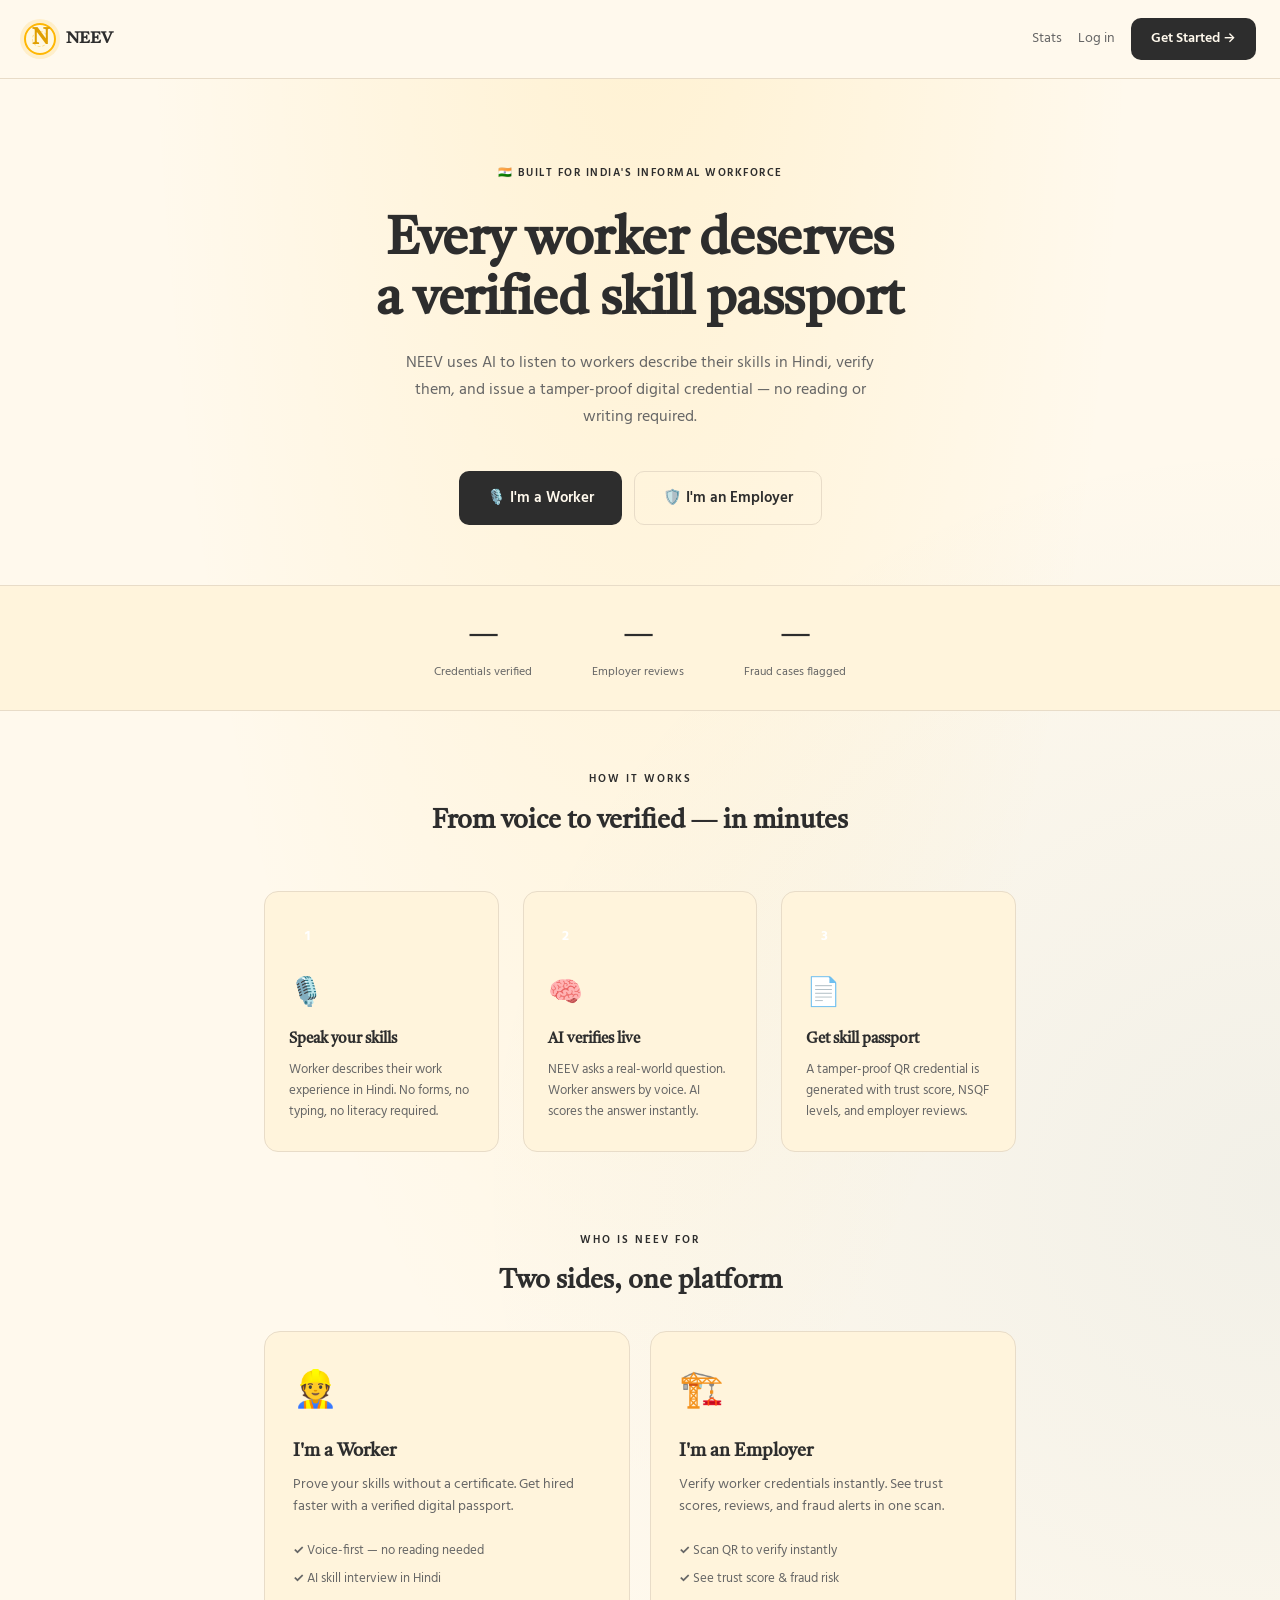
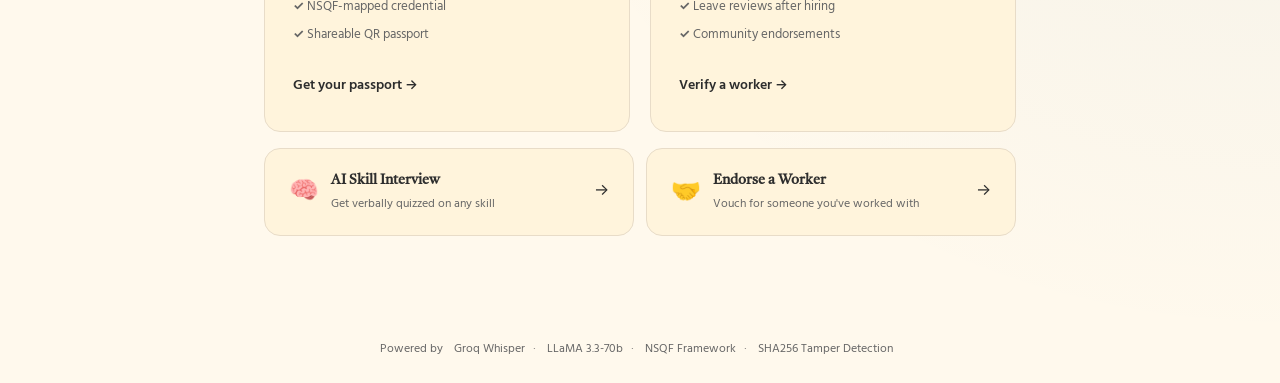
<file: Frontend/index.html>
<!DOCTYPE html>
<html lang="en">
<head>
<meta charset="UTF-8" />
<meta name="viewport" content="width=device-width, initial-scale=1.0"/>
<title>NEEV — Skill Passport for Every Worker</title>
<link rel="stylesheet" href="css/style.css">
<style>
  .hero {
    text-align: center;
    padding: 80px 24px 60px;
  }
  .hero-badge {
    display: inline-block;
    background: color-mix(in srgb, var(--brass) 15%, transparent);
    color: var(--brass);
    font-size: 11px;
    font-weight: 600;
    letter-spacing: 1.5px;
    text-transform: uppercase;
    padding: 6px 14px;
    border-radius: 20px;
    margin-bottom: 24px;
  }
  .hero-title {
    font-family: var(--display);
    font-size: clamp(32px, 6vw, 52px);
    font-weight: 700;
    line-height: 1.15;
    color: var(--ink);
    margin-bottom: 18px;
    letter-spacing: -0.5px;
  }
  .hero-title span { color: var(--brass); }
  .hero-sub {
    font-size: 16px;
    color: var(--ink-dim);
    max-width: 480px;
    margin: 0 auto 40px;
    line-height: 1.7;
  }
  .hero-btns {
    display: flex;
    gap: 12px;
    justify-content: center;
    flex-wrap: wrap;
  }
  .btn-hero-primary {
    display: inline-flex;
    align-items: center;
    gap: 8px;
    background: var(--ink);
    color: var(--bg);
    padding: 14px 28px;
    border-radius: 10px;
    font-size: 15px;
    font-weight: 600;
    text-decoration: none;
    transition: opacity 0.15s;
  }
  .btn-hero-primary:hover { opacity: 0.85; }
  .btn-hero-secondary {
    display: inline-flex;
    align-items: center;
    gap: 8px;
    background: transparent;
    color: var(--ink);
    padding: 14px 28px;
    border-radius: 10px;
    font-size: 15px;
    font-weight: 600;
    text-decoration: none;
    border: 1.5px solid var(--line);
    transition: border-color 0.15s;
  }
  .btn-hero-secondary:hover { border-color: var(--ink); }
  .how-section {
    padding: 60px 24px;
    max-width: 800px;
    margin: 0 auto;
  }
  .section-label {
    text-align: center;
    font-size: 11px;
    font-weight: 600;
    letter-spacing: 2px;
    text-transform: uppercase;
    color: var(--brass);
    margin-bottom: 12px;
  }
  .section-title {
    text-align: center;
    font-family: var(--display);
    font-size: 26px;
    font-weight: 700;
    color: var(--ink);
    margin-bottom: 48px;
  }
  .steps {
    display: grid;
    grid-template-columns: repeat(auto-fit, minmax(200px, 1fr));
    gap: 24px;
  }
  .step {
    background: var(--bg-raised);
    border: 1px solid var(--line);
    border-radius: 14px;
    padding: 28px 24px;
  }
  .step-num {
    width: 36px;
    height: 36px;
    background: var(--brass);
    color: white;
    border-radius: 50%;
    display: flex;
    align-items: center;
    justify-content: center;
    font-size: 14px;
    font-weight: 700;
    margin-bottom: 16px;
  }
  .step-icon { font-size: 28px; margin-bottom: 12px; }
  .step-title {
    font-family: var(--display);
    font-size: 15px;
    font-weight: 600;
    color: var(--ink);
    margin-bottom: 8px;
  }
  .step-desc {
    font-size: 13px;
    color: var(--ink-dim);
    line-height: 1.6;
  }
  .user-section {
    padding: 20px 24px 80px;
    max-width: 800px;
    margin: 0 auto;
  }
  .user-cards {
    display: grid;
    grid-template-columns: 1fr 1fr;
    gap: 20px;
  }
  @media (max-width: 600px) {
    .user-cards { grid-template-columns: 1fr; }
  }
  .user-card {
    background: var(--bg-raised);
    border: 1.5px solid var(--line);
    border-radius: 16px;
    padding: 32px 28px;
    text-decoration: none;
    transition: border-color 0.15s, transform 0.15s;
    display: block;
  }
  .user-card:hover {
    border-color: var(--brass);
    transform: translateY(-2px);
  }
  .user-card .icon { font-size: 36px; margin-bottom: 16px; }
  .user-card .title {
    font-family: var(--display);
    font-size: 18px;
    font-weight: 700;
    color: var(--ink);
    margin-bottom: 8px;
  }
  .user-card .desc {
    font-size: 13.5px;
    color: var(--ink-dim);
    line-height: 1.6;
    margin-bottom: 20px;
  }
  .user-card .features {
    list-style: none;
    padding: 0;
    margin: 0 0 24px;
  }
  .user-card .features li {
    font-size: 12.5px;
    color: var(--ink-dim);
    padding: 4px 0;
  }
  .user-card .features li::before {
    content: "✓ ";
    color: var(--good);
    font-weight: 700;
  }
  .card-cta {
    display: inline-flex;
    align-items: center;
    gap: 6px;
    font-size: 13.5px;
    font-weight: 600;
    color: var(--brass);
  }
  .stats-bar {
    background: var(--bg-raised);
    border-top: 1px solid var(--line);
    border-bottom: 1px solid var(--line);
    padding: 28px 24px;
    display: flex;
    justify-content: center;
    gap: 60px;
    flex-wrap: wrap;
  }
  .stat-item { text-align: center; }
  .stat-item .num {
    font-family: var(--display);
    font-size: 28px;
    font-weight: 700;
    color: var(--ink);
  }
  .stat-item .lbl {
    font-size: 12px;
    color: var(--ink-dim);
    margin-top: 4px;
  }
  .tech-bar {
    text-align: center;
    padding: 24px;
    font-size: 12px;
    color: var(--ink-dim);
  }
  .tech-bar span { margin: 0 8px; }
</style>
</head>
<body>

<!-- NAV -->
<div style="display:flex;align-items:center;justify-content:space-between;padding:18px 24px;border-bottom:1px solid var(--line);position:sticky;top:0;background:var(--bg);z-index:100;">
  <div style="display:flex;align-items:center;gap:10px;">
    <div class="seal stamp" style="width:32px;height:32px;font-size:13px;"><span class="seal-mark">N</span></div>
    <span style="font-family:var(--display);font-weight:700;font-size:17px;">NEEV</span>
  </div>
  <div style="display:flex;gap:16px;align-items:center;">
    <a href="stats.html" style="font-size:13.5px;color:var(--ink-dim);text-decoration:none;">Stats</a>
    <a href="login.html" style="font-size:13.5px;color:var(--ink-dim);text-decoration:none;">Log in</a>
    <a href="signup.html" class="btn-hero-primary" style="padding:10px 20px;font-size:13.5px;">Get Started →</a>
  </div>
</div>

<!-- HERO -->
<div class="hero">
  <div class="hero-badge">🇮🇳 Built for India's Informal Workforce</div>
  <h1 class="hero-title">
    Every worker deserves<br>a <span>verified skill passport</span>
  </h1>
  <p class="hero-sub">
    NEEV uses AI to listen to workers describe their skills in Hindi, verify them, and issue a tamper-proof digital credential — no reading or writing required.
  </p>
  <div class="hero-btns">
    <a href="signup.html" class="btn-hero-primary">🎙️ I'm a Worker</a>
    <a href="signup.html" class="btn-hero-secondary">🛡️ I'm an Employer</a>
  </div>
</div>

<!-- STATS BAR -->
<div class="stats-bar">
  <div class="stat-item">
    <div class="num" id="statVerifications">—</div>
    <div class="lbl">Credentials verified</div>
  </div>
  <div class="stat-item">
    <div class="num" id="statReviews">—</div>
    <div class="lbl">Employer reviews</div>
  </div>
  <div class="stat-item">
    <div class="num" id="statFraud">—</div>
    <div class="lbl">Fraud cases flagged</div>
  </div>
</div>

<!-- HOW IT WORKS -->
<div class="how-section">
  <div class="section-label">How it works</div>
  <div class="section-title">From voice to verified — in minutes</div>
  <div class="steps">
    <div class="step">
      <div class="step-num">1</div>
      <div class="step-icon">🎙️</div>
      <div class="step-title">Speak your skills</div>
      <div class="step-desc">Worker describes their work experience in Hindi. No forms, no typing, no literacy required.</div>
    </div>
    <div class="step">
      <div class="step-num">2</div>
      <div class="step-icon">🧠</div>
      <div class="step-title">AI verifies live</div>
      <div class="step-desc">NEEV asks a real-world question. Worker answers by voice. AI scores the answer instantly.</div>
    </div>
    <div class="step">
      <div class="step-num">3</div>
      <div class="step-icon">📄</div>
      <div class="step-title">Get skill passport</div>
      <div class="step-desc">A tamper-proof QR credential is generated with trust score, NSQF levels, and employer reviews.</div>
    </div>
  </div>
</div>

<!-- USER TYPE CARDS -->
<div class="user-section">
  <div class="section-label">Who is NEEV for</div>
  <div class="section-title" style="margin-bottom:28px;">Two sides, one platform</div>
  <div class="user-cards">
    <a href="signup.html?role=worker" class="user-card">
      <div class="icon">👷</div>
      <div class="title">I'm a Worker</div>
      <div class="desc">Prove your skills without a certificate. Get hired faster with a verified digital passport.</div>
      <ul class="features">
        <li>Voice-first — no reading needed</li>
        <li>AI skill interview in Hindi</li>
        <li>NSQF-mapped credential</li>
        <li>Shareable QR passport</li>
      </ul>
      <div class="card-cta">Get your passport →</div>
    </a>
    <a href="signup.html?role=employer" class="user-card">
      <div class="icon">🏗️</div>
      <div class="title">I'm an Employer</div>
      <div class="desc">Verify worker credentials instantly. See trust scores, reviews, and fraud alerts in one scan.</div>
      <ul class="features">
        <li>Scan QR to verify instantly</li>
        <li>See trust score & fraud risk</li>
        <li>Leave reviews after hiring</li>
        <li>Community endorsements</li>
      </ul>
      <div class="card-cta">Verify a worker →</div>
    </a>
  </div>

  <div style="display:flex;gap:12px;margin-top:16px;flex-wrap:wrap;">
    <a href="Worker/interview.html" class="user-card" style="flex:1;min-width:200px;padding:20px 24px;">
      <div style="display:flex;align-items:center;gap:12px;">
        <span style="font-size:24px;">🧠</span>
        <div>
          <div class="title" style="font-size:14px;margin-bottom:4px;">AI Skill Interview</div>
          <div class="desc" style="font-size:12px;margin-bottom:0;">Get verbally quizzed on any skill</div>
        </div>
        <span style="margin-left:auto;color:var(--brass);">→</span>
      </div>
    </a>
    <a href="Employer/endorse.html" class="user-card" style="flex:1;min-width:200px;padding:20px 24px;">
      <div style="display:flex;align-items:center;gap:12px;">
        <span style="font-size:24px;">🤝</span>
        <div>
          <div class="title" style="font-size:14px;margin-bottom:4px;">Endorse a Worker</div>
          <div class="desc" style="font-size:12px;margin-bottom:0;">Vouch for someone you've worked with</div>
        </div>
        <span style="margin-left:auto;color:var(--brass);">→</span>
      </div>
    </a>
  </div>
</div>

<!-- TECH BAR -->
<div class="tech-bar">
  Powered by
  <span>Groq Whisper</span>·
  <span>LLaMA 3.3-70b</span>·
  <span>NSQF Framework</span>·
  <span>SHA256 Tamper Detection</span>
</div>

<script src="js/api.js"></script>
<script>
async function loadStats() {
  try {
    const s = await neevFetch('/stats');
    document.getElementById('statVerifications').innerText = s.total_verifications;
    document.getElementById('statReviews').innerText = s.total_reviews;
    document.getElementById('statFraud').innerText = s.fraud_cases_detected;
  } catch(e) {}
}
loadStats();

// Role pre-select from URL param
const urlRole = new URLSearchParams(window.location.search).get('role');
if (urlRole) {
  sessionStorage.setItem('neev_signup_role', urlRole);
}
</script>

</body>
</html>
</file>
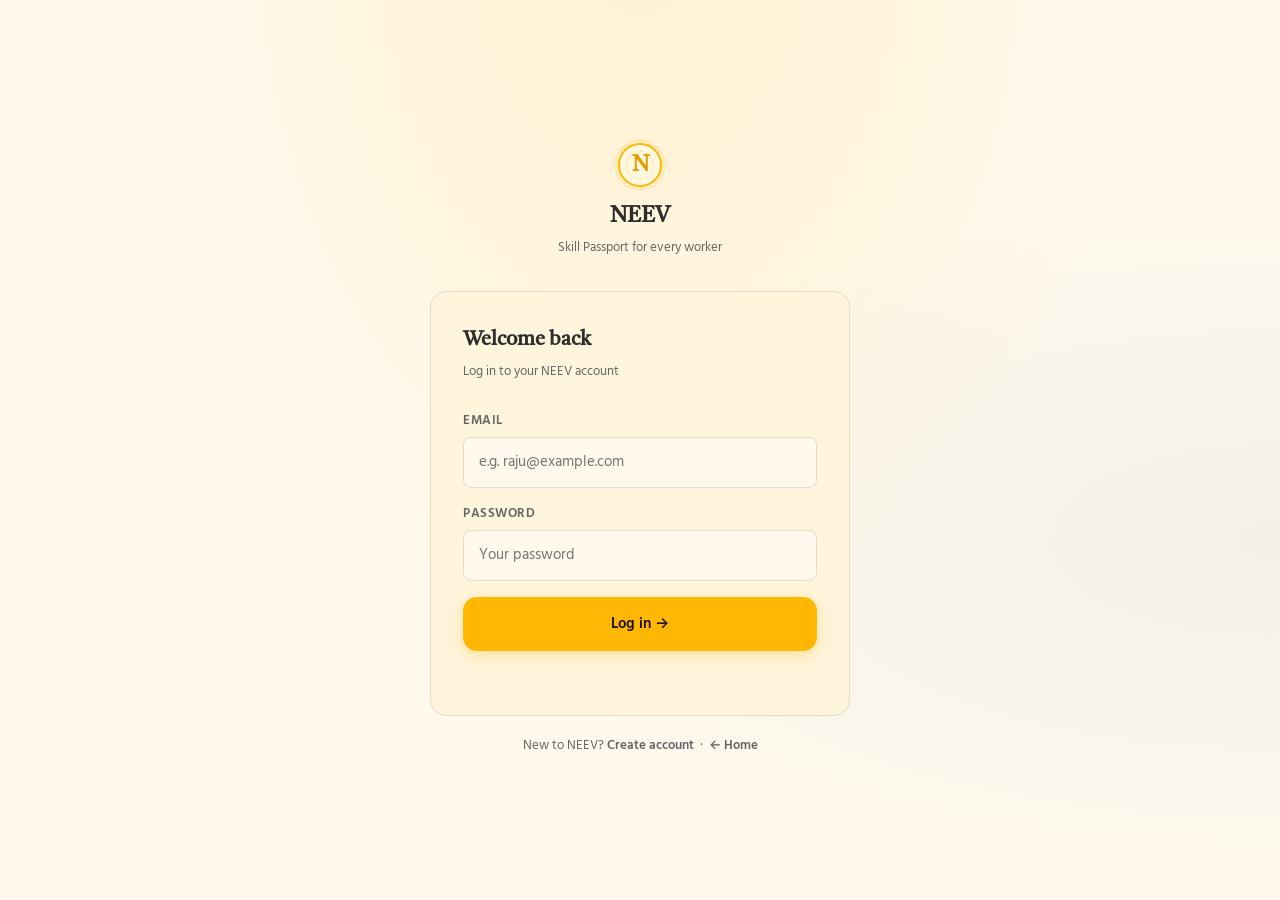
<file: Frontend/login.html>
<!DOCTYPE html>
<html lang="en">
<head>
<meta charset="UTF-8"/>
<meta name="viewport" content="width=device-width, initial-scale=1.0"/>
<title>NEEV — Log In</title>
<link rel="stylesheet" href="css/style.css">
<style>
  .auth-wrap {
    min-height: 100vh;
    display: flex;
    align-items: center;
    justify-content: center;
    padding: 24px;
  }
  .auth-box { width: 100%; max-width: 420px; }
  .auth-logo { text-align: center; margin-bottom: 32px; }
  .auth-logo .name { font-family: var(--display); font-size: 22px; font-weight: 700; }
  .auth-logo .tagline { font-size: 13px; color: var(--ink-dim); margin-top: 4px; }
  .auth-card {
    background: var(--bg-raised);
    border: 1px solid var(--line);
    border-radius: 16px;
    padding: 32px;
  }
  .auth-title { font-family: var(--display); font-size: 20px; font-weight: 700; margin-bottom: 6px; }
  .auth-sub { font-size: 13px; color: var(--ink-dim); margin-bottom: 28px; }
  .field { margin-bottom: 16px; }
  .field label {
    display: block; font-size: 12.5px; font-weight: 600;
    color: var(--ink-dim); margin-bottom: 6px;
    text-transform: uppercase; letter-spacing: 0.5px;
  }
  .field input {
    width: 100%; padding: 13px 15px;
    background: var(--bg); border: 1px solid var(--line);
    border-radius: 8px; color: var(--ink); font-size: 14.5px;
    box-sizing: border-box; transition: border-color 0.15s;
  }
  .field input:focus { outline: none; border-color: var(--brass); }
  .auth-footer { text-align: center; margin-top: 20px; font-size: 13px; color: var(--ink-dim); }
  .auth-footer a { color: var(--brass); text-decoration: none; font-weight: 600; }
</style>
</head>
<body>
<div class="auth-wrap">
  <div class="auth-box">

    <div class="auth-logo">
      <div class="seal stamp" style="width:44px;height:44px;font-size:18px;margin:0 auto 12px;">
        <span class="seal-mark">N</span>
      </div>
      <div class="name">NEEV</div>
      <div class="tagline">Skill Passport for every worker</div>
    </div>

    <div class="auth-card">
      <div class="auth-title">Welcome back</div>
      <div class="auth-sub">Log in to your NEEV account</div>

      <div class="field">
        <label>Email</label>
        <input type="email" id="emailInput" placeholder="e.g. raju@example.com" />
      </div>

      <div class="field">
        <label>Password</label>
        <input type="password" id="passwordInput"
               placeholder="Your password"
               onkeydown="if(event.key==='Enter') submitLogin()" />
      </div>

      <button class="btn btn-primary" onclick="submitLogin()" id="loginBtn"
              style="margin-top:8px;">
        Log in →
      </button>
      <div class="status-line" id="status"></div>
    </div>

    <div class="auth-footer">
      New to NEEV? <a href="signup.html">Create account</a>
      &nbsp;·&nbsp;
      <a href="index.html">← Home</a>
    </div>

  </div>
</div>

<script src="js/api.js"></script>
<script>
async function submitLogin() {
  const email = document.getElementById('emailInput').value.trim();
  const password = document.getElementById('passwordInput').value;

  if (!email) return setStatus('Email zaroori hai', 'error');
  if (!password) return setStatus('Password zaroori hai', 'error');

  document.getElementById('loginBtn').disabled = true;
  setStatus('Logging in...', '');

  try {
    const res = await neevFetch('/login', {
      method: 'POST',
      headers: { 'Content-Type': 'application/json' },
      body: JSON.stringify({ email, password })
    });

    sessionStorage.setItem('neev_token', res.token);
    sessionStorage.setItem('neev_user', JSON.stringify(res.user));

    setStatus('Login ho gaya! Redirect...', 'success');

    setTimeout(() => {
      if (res.user.role === 'worker') {
        window.location.href = 'Worker/record.html';
      } else {
        window.location.href = 'Employer/verify.html';
      }
    }, 800);

  } catch(err) {
    setStatus('Error: ' + err.message, 'error');
    document.getElementById('loginBtn').disabled = false;
  }
}

function setStatus(msg, type) {
  const el = document.getElementById('status');
  el.innerText = msg;
  el.className = 'status-line ' + type;
}
</script>
</body>
</html>
</file>
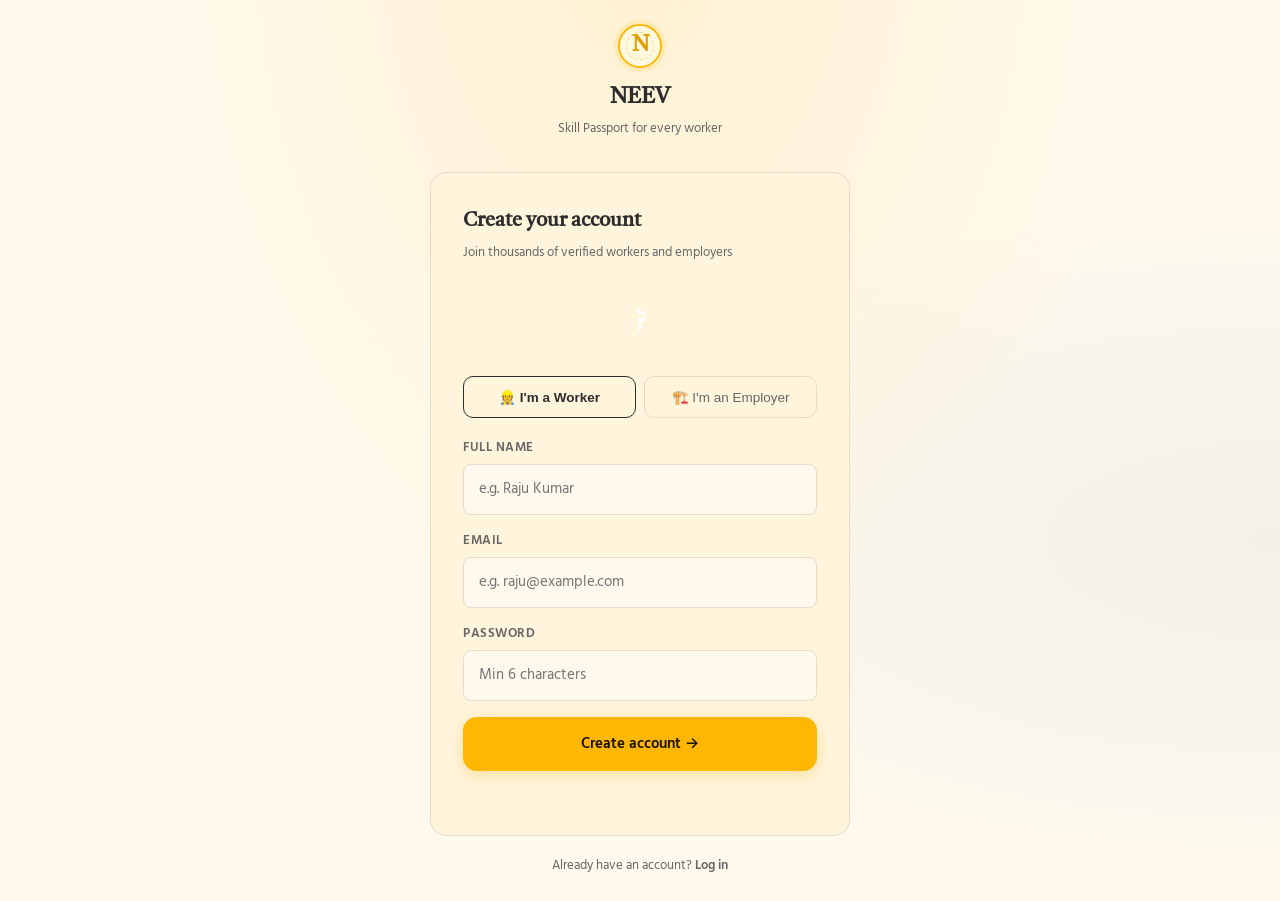
<file: Frontend/signup.html>
<!DOCTYPE html>
<html lang="en">
<head>
<meta charset="UTF-8"/>
<meta name="viewport" content="width=device-width, initial-scale=1.0"/>
<title>NEEV — Create Account</title>
<link rel="stylesheet" href="css/style.css">
<style>
  .auth-wrap {
    min-height: 100vh;
    display: flex;
    align-items: center;
    justify-content: center;
    padding: 24px;
  }
  .auth-box {
    width: 100%;
    max-width: 420px;
  }
  .auth-logo {
    text-align: center;
    margin-bottom: 32px;
  }
  .auth-logo .seal {
    margin: 0 auto 12px;
  }
  .auth-logo .name {
    font-family: var(--display);
    font-size: 22px;
    font-weight: 700;
  }
  .auth-logo .tagline {
    font-size: 13px;
    color: var(--ink-dim);
    margin-top: 4px;
  }
  .auth-card {
    background: var(--bg-raised);
    border: 1px solid var(--line);
    border-radius: 16px;
    padding: 32px;
  }
  .auth-title {
    font-family: var(--display);
    font-size: 20px;
    font-weight: 700;
    color: var(--ink);
    margin-bottom: 6px;
  }
  .auth-sub {
    font-size: 13px;
    color: var(--ink-dim);
    margin-bottom: 28px;
  }
  .role-toggle {
    display: flex;
    gap: 8px;
    margin-bottom: 20px;
  }
  .role-btn {
    flex: 1;
    padding: 12px;
    border-radius: 10px;
    border: 1.5px solid var(--line);
    background: transparent;
    color: var(--ink-dim);
    font-size: 13.5px;
    font-weight: 500;
    cursor: pointer;
    transition: all 0.15s;
    text-align: center;
  }
  .role-btn.active {
    border-color: var(--brass);
    background: color-mix(in srgb, var(--brass) 10%, transparent);
    color: var(--ink);
    font-weight: 600;
  }
  .field {
    margin-bottom: 16px;
  }
  .field label {
    display: block;
    font-size: 12.5px;
    font-weight: 600;
    color: var(--ink-dim);
    margin-bottom: 6px;
    text-transform: uppercase;
    letter-spacing: 0.5px;
  }
  .field input {
    width: 100%;
    padding: 13px 15px;
    background: var(--bg);
    border: 1px solid var(--line);
    border-radius: 8px;
    color: var(--ink);
    font-size: 14.5px;
    box-sizing: border-box;
    transition: border-color 0.15s;
  }
  .field input:focus {
    outline: none;
    border-color: var(--brass);
  }
  .avatar-preview {
    width: 64px;
    height: 64px;
    border-radius: 50%;
    background: var(--brass);
    color: white;
    display: flex;
    align-items: center;
    justify-content: center;
    font-size: 26px;
    font-weight: 700;
    font-family: var(--display);
    margin: 0 auto 20px;
    transition: background 0.2s;
  }
  .auth-footer {
    text-align: center;
    margin-top: 20px;
    font-size: 13px;
    color: var(--ink-dim);
  }
  .auth-footer a {
    color: var(--brass);
    text-decoration: none;
    font-weight: 600;
  }
</style>
</head>
<body>
<div class="auth-wrap">
  <div class="auth-box">

    <div class="auth-logo">
      <div class="seal stamp" style="width:44px;height:44px;font-size:18px;">
        <span class="seal-mark">N</span>
      </div>
      <div class="name">NEEV</div>
      <div class="tagline">Skill Passport for every worker</div>
    </div>

    <div class="auth-card">
      <div class="auth-title">Create your account</div>
      <div class="auth-sub">Join thousands of verified workers and employers</div>

      <!-- Avatar preview -->
      <div class="avatar-preview" id="avatarPreview">?</div>

      <!-- Role toggle -->
      <div class="role-toggle">
        <button class="role-btn active" id="roleWorker" onclick="setRole('worker')">
          👷 I'm a Worker
        </button>
        <button class="role-btn" id="roleEmployer" onclick="setRole('employer')">
          🏗️ I'm an Employer
        </button>
      </div>

      <div class="field">
        <label>Full Name</label>
        <input type="text" id="nameInput" placeholder="e.g. Raju Kumar"
               oninput="updateAvatar(this.value)" />
      </div>

      <div class="field">
        <label>Email</label>
        <input type="email" id="emailInput" placeholder="e.g. raju@example.com" />
      </div>

      <div class="field">
        <label>Password</label>
        <input type="password" id="passwordInput" placeholder="Min 6 characters" />
      </div>

      <button class="btn btn-primary" onclick="submitSignup()" id="signupBtn"
              style="margin-top:8px;">
        Create account →
      </button>
      <div class="status-line" id="status"></div>
    </div>

    <div class="auth-footer">
      Already have an account? <a href="login.html">Log in</a>
    </div>

  </div>
</div>

<script src="js/api.js"></script>
<script>
let selectedRole = 'worker';

function setRole(role) {
  selectedRole = role;
  document.getElementById('roleWorker').classList.toggle('active', role === 'worker');
  document.getElementById('roleEmployer').classList.toggle('active', role === 'employer');
}

function updateAvatar(name) {
  const first = name.trim().charAt(0).toUpperCase();
  document.getElementById('avatarPreview').innerText = first || '?';
}

async function submitSignup() {
  const name = document.getElementById('nameInput').value.trim();
  const email = document.getElementById('emailInput').value.trim();
  const password = document.getElementById('passwordInput').value;

  if (!name) return setStatus('Naam zaroori hai', 'error');
  if (!email) return setStatus('Email zaroori hai', 'error');
  if (password.length < 6) return setStatus('Password kam se kam 6 characters ka hona chahiye', 'error');

  document.getElementById('signupBtn').disabled = true;
  setStatus('Account bana rahe hain...', '');

  try {
    const res = await neevFetch('/signup', {
      method: 'POST',
      headers: { 'Content-Type': 'application/json' },
      body: JSON.stringify({
        name,
        email,
        password,
        role: selectedRole
      })
    });

    // Token aur user info save karo
    sessionStorage.setItem('neev_token', res.token);
    sessionStorage.setItem('neev_user', JSON.stringify(res.user));

    setStatus('Account ban gaya! Redirect ho rahe hain...', 'success');

    // Role ke hisaab se redirect
    setTimeout(() => {
      if (res.user.role === 'worker') {
        window.location.href = 'Worker/record.html';
      } else {
        window.location.href = 'Employer/verify.html';
      }
    }, 1000);

  } catch(err) {
    setStatus('Error: ' + err.message, 'error');
    document.getElementById('signupBtn').disabled = false;
  }
}

function setStatus(msg, type) {
  const el = document.getElementById('status');
  el.innerText = msg;
  el.className = 'status-line ' + type;
}
</script>
</body>
</html>
</file>
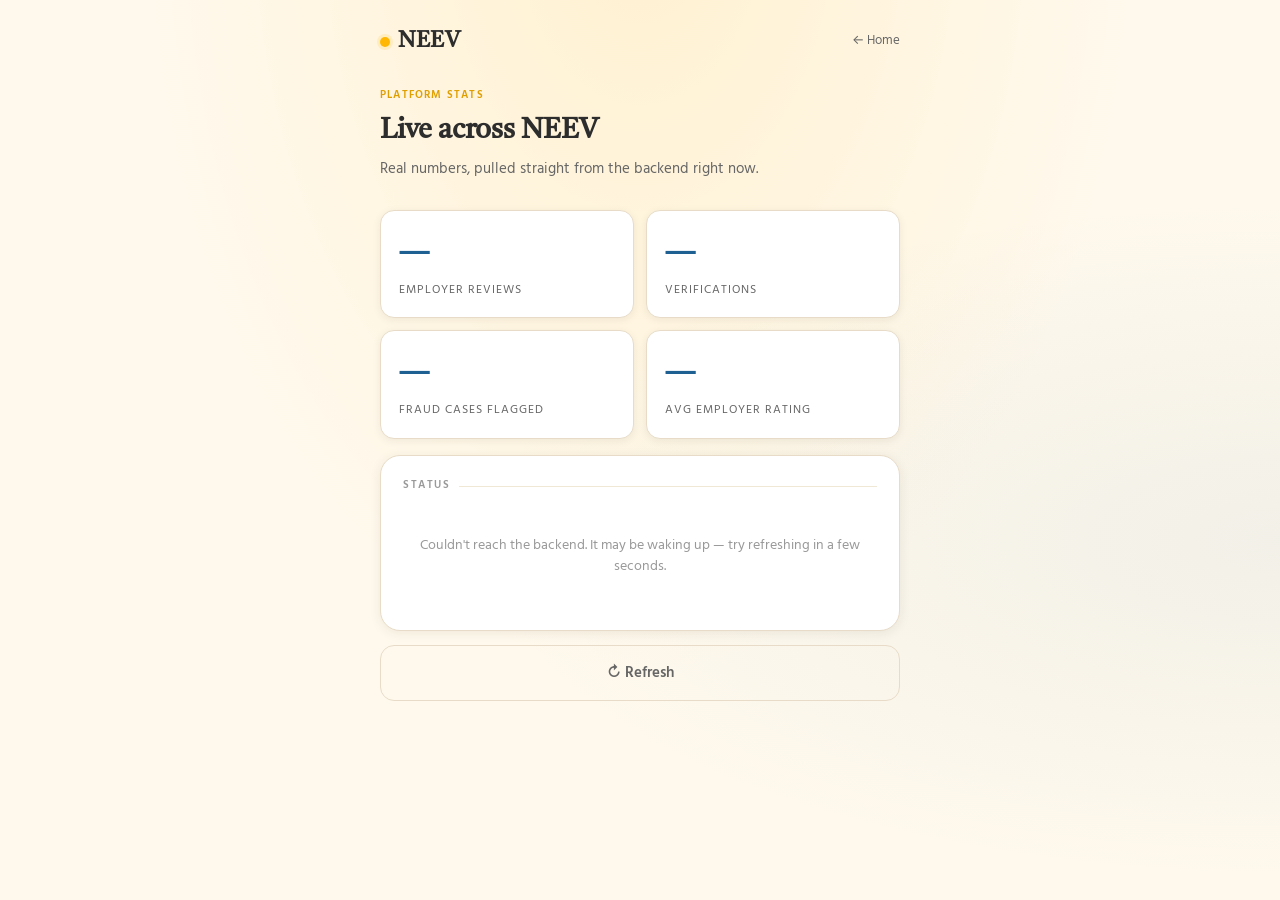
<file: Frontend/stats.html>
<!DOCTYPE html>
<html lang="hi">
<head>
<meta charset="UTF-8" />
<meta name="viewport" content="width=device-width, initial-scale=1.0"/>
<title>NEEV — Platform Stats</title>
<link rel="stylesheet" href="css/style.css">
</head>
<body>
<div class="shell">
  <div class="topbar">
    <a href="index.html" class="brandmark"><span class="seal-dot"></span>NEEV</a>
    <a href="index.html" class="back-link">← Home</a>
  </div>

  <nav class="crumbs"><span class="on">Platform stats</span></nav>
  <h1>Live across NEEV</h1>
  <p class="lede">Real numbers, pulled straight from the backend right now.</p>

  <div class="stat-grid" id="statGrid">
    <div class="stat-tile"><div class="num">—</div><div class="label">Employer reviews</div></div>
    <div class="stat-tile"><div class="num">—</div><div class="label">Verifications</div></div>
    <div class="stat-tile"><div class="num">—</div><div class="label">Fraud cases flagged</div></div>
    <div class="stat-tile"><div class="num">—</div><div class="label">Avg employer rating</div></div>
  </div>

  <div class="card" id="metaCard">
    <div class="eyebrow">Status</div>
    <div class="empty-state">Loading…</div>
  </div>

  <a class="btn btn-ghost" href="javascript:location.reload()">↻ Refresh</a>
</div>

<script src="js/api.js"></script>
<script>
  async function loadStats() {
    const meta = document.getElementById('metaCard');
    try {
      const s = await neevFetch('/stats');
      const tiles = document.querySelectorAll('#statGrid .num');
      tiles[0].innerText = s.total_reviews;
      tiles[1].innerText = s.total_verifications;
      tiles[2].innerText = s.fraud_cases_detected;
      tiles[3].innerText = s.average_employer_rating;

      meta.innerHTML = `
        <div class="eyebrow">Status</div>
        <div class="ledger-row"><span class="ledger-skill">Platform</span><span class="pill brass">${s.platform}</span></div>
        <div class="ledger-row"><span class="ledger-skill">Backend status</span><span class="pill good">${s.status}</span></div>`;
    } catch (err) {
      meta.innerHTML = `<div class="eyebrow">Status</div><div class="empty-state">Couldn't reach the backend. It may be waking up — try refreshing in a few seconds.</div>`;
    }
  }
  loadStats();
</script>
</body>
</html>
</file>
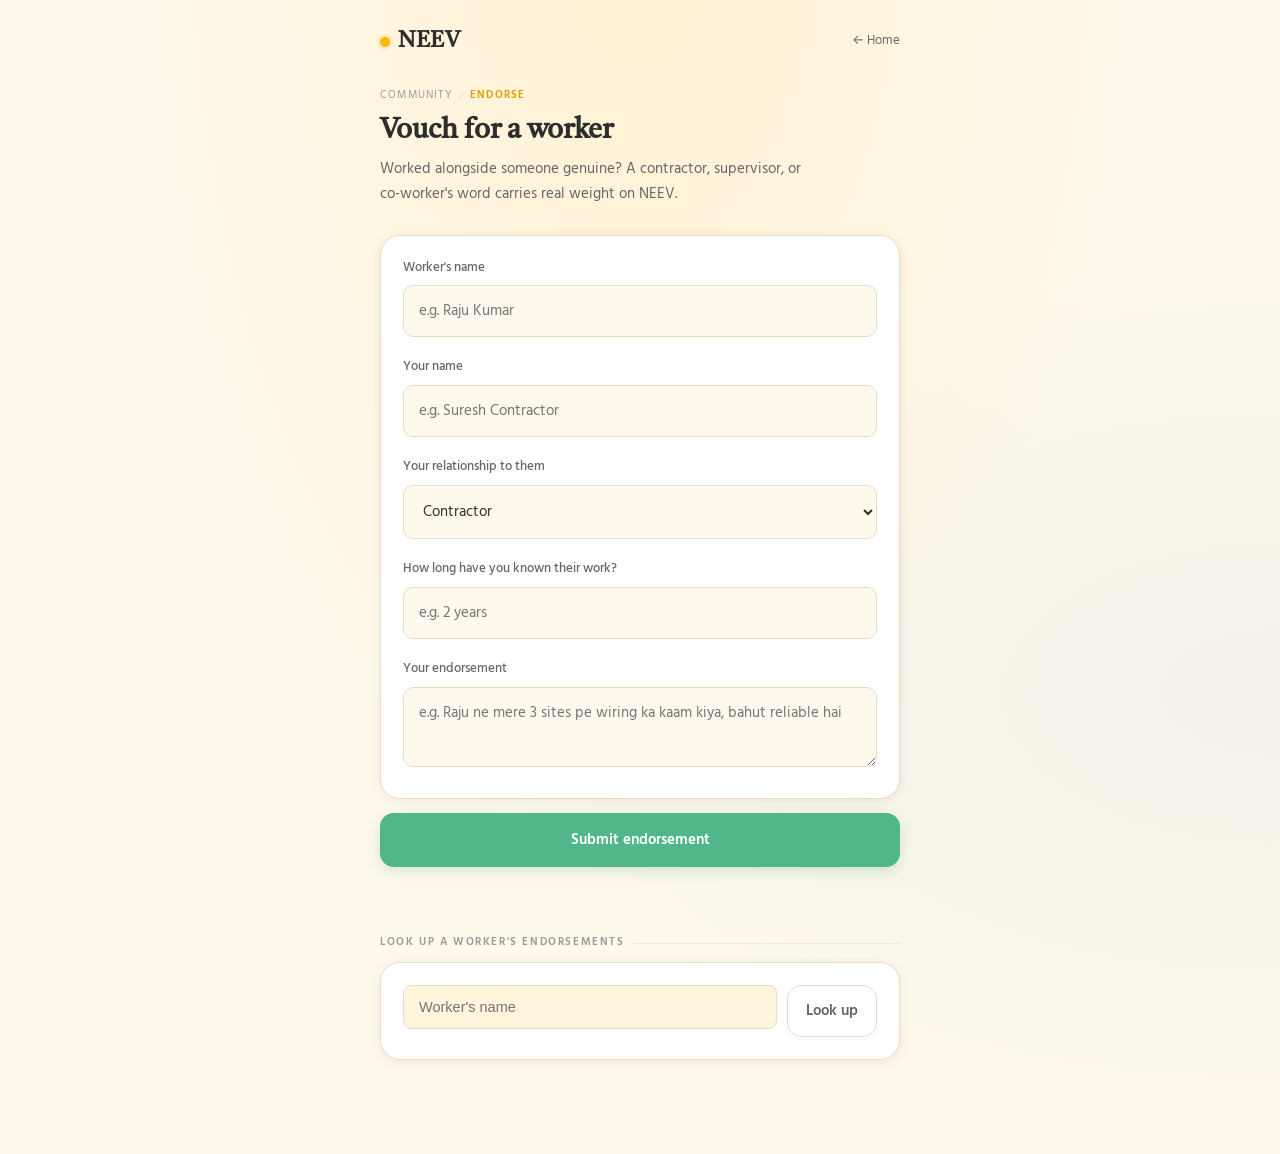
<file: Frontend/Employer/endorse.html>
<!DOCTYPE html>
<html lang="hi">
<head>
<meta charset="UTF-8" />
<meta name="viewport" content="width=device-width, initial-scale=1.0"/>
<title>NEEV — Endorse a Worker</title>
<link rel="stylesheet" href="../css/style.css">
</head>
<body>
<div class="shell">
  <div class="topbar">
    <a href="../index.html" class="brandmark"><span class="seal-dot"></span>NEEV</a>
    <a href="../index.html" class="back-link">← Home</a>
  </div>

  <nav class="crumbs">Community <span class="sep">/</span> <span class="on">Endorse</span></nav>
  <h1>Vouch for a worker</h1>
  <p class="lede">Worked alongside someone genuine? A contractor, supervisor, or co-worker's word carries real weight on NEEV.</p>

  <div class="card">
    <div class="field">
      <label>Worker's name</label>
      <input type="text" id="workerName" placeholder="e.g. Raju Kumar" />
    </div>
    <div class="field">
      <label>Your name</label>
      <input type="text" id="endorserName" placeholder="e.g. Suresh Contractor" />
    </div>
    <div class="field">
      <label>Your relationship to them</label>
      <select id="endorserRole">
        <option value="contractor">Contractor</option>
        <option value="supervisor">Supervisor</option>
        <option value="co-worker">Co-worker</option>
        <option value="client">Client</option>
      </select>
    </div>
    <div class="field">
      <label>How long have you known their work?</label>
      <input type="text" id="duration" placeholder="e.g. 2 years" />
    </div>
    <div class="field" style="margin-bottom:0;">
      <label>Your endorsement</label>
      <textarea id="comment" placeholder="e.g. Raju ne mere 3 sites pe wiring ka kaam kiya, bahut reliable hai"></textarea>
    </div>
  </div>

  <button class="btn btn-good" id="submitBtn" onclick="submitEndorsement()">Submit endorsement</button>
  <div class="status-line" id="status"></div>

  <div class="eyebrow" style="margin-top:36px;">Look up a worker's endorsements</div>
  <div class="card" style="display:flex;gap:10px;align-items:flex-start;">
    <input type="text" id="lookupName" placeholder="Worker's name" style="flex:1;padding:13px 15px;background:var(--bg-raised);border:1px solid var(--line);border-radius:8px;color:var(--ink);font-size:14.5px;" />
    <button class="btn btn-ghost" style="width:auto;padding:13px 18px;" onclick="lookupEndorsements()">Look up</button>
  </div>
  <div id="lookupResult"></div>
</div>

<script src="../js/api.js"></script>
<script>
  async function submitEndorsement() {
    const worker_name = document.getElementById('workerName').value.trim();
    const endorser_name = document.getElementById('endorserName').value.trim();
    const endorser_role = document.getElementById('endorserRole').value;
    const relationship_duration = document.getElementById('duration').value.trim();
    const comment = document.getElementById('comment').value.trim();

    if (!worker_name || !endorser_name || !comment) {
      return setStatus('Worker name, your name, aur comment zaroori hai.', 'error');
    }

    setStatus('Submitting…', '');
    document.getElementById('submitBtn').disabled = true;

    try {
      await neevFetch('/community-verify', {
        method: 'POST',
        headers: { 'Content-Type': 'application/json' },
        body: JSON.stringify({ worker_name, endorser_name, endorser_role, relationship_duration, comment })
      });
      setStatus('✓ Endorsement added — thank you for vouching.', 'success');
      document.getElementById('submitBtn').innerText = 'Submitted ✓';
    } catch (err) {
      setStatus('Could not submit — try again in a moment.', 'error');
      document.getElementById('submitBtn').disabled = false;
    }
  }

  async function lookupEndorsements() {
    const name = document.getElementById('lookupName').value.trim();
    const out = document.getElementById('lookupResult');
    if (!name) return;
    out.innerHTML = `<div class="empty-state">Loading…</div>`;
    try {
      const res = await neevFetch(`/endorsements/${encodeURIComponent(name)}`);
      if (!res.endorsement_count) {
        out.innerHTML = `<div class="empty-state">No endorsements yet for ${name}</div>`;
        return;
      }
      out.innerHTML = `<div class="card"><div class="eyebrow">${res.endorsement_count} endorsement(s) for ${name}</div>` +
        res.endorsements.map(e => `
          <div class="endorse-item">
            <div class="who">${e.endorser_name} <span class="role">${e.endorser_role}</span></div>
            <div class="dur">${e.relationship_duration}</div>
            <div class="cmt">${e.comment}</div>
          </div>`).join('') + `</div>`;
    } catch (err) {
      out.innerHTML = `<div class="empty-state">Couldn't load endorsements right now</div>`;
    }
  }

  function setStatus(msg, type) {
    const el = document.getElementById('status');
    el.innerText = msg;
    el.className = 'status-line ' + type;
  }
</script>
</body>
</html>
</file>
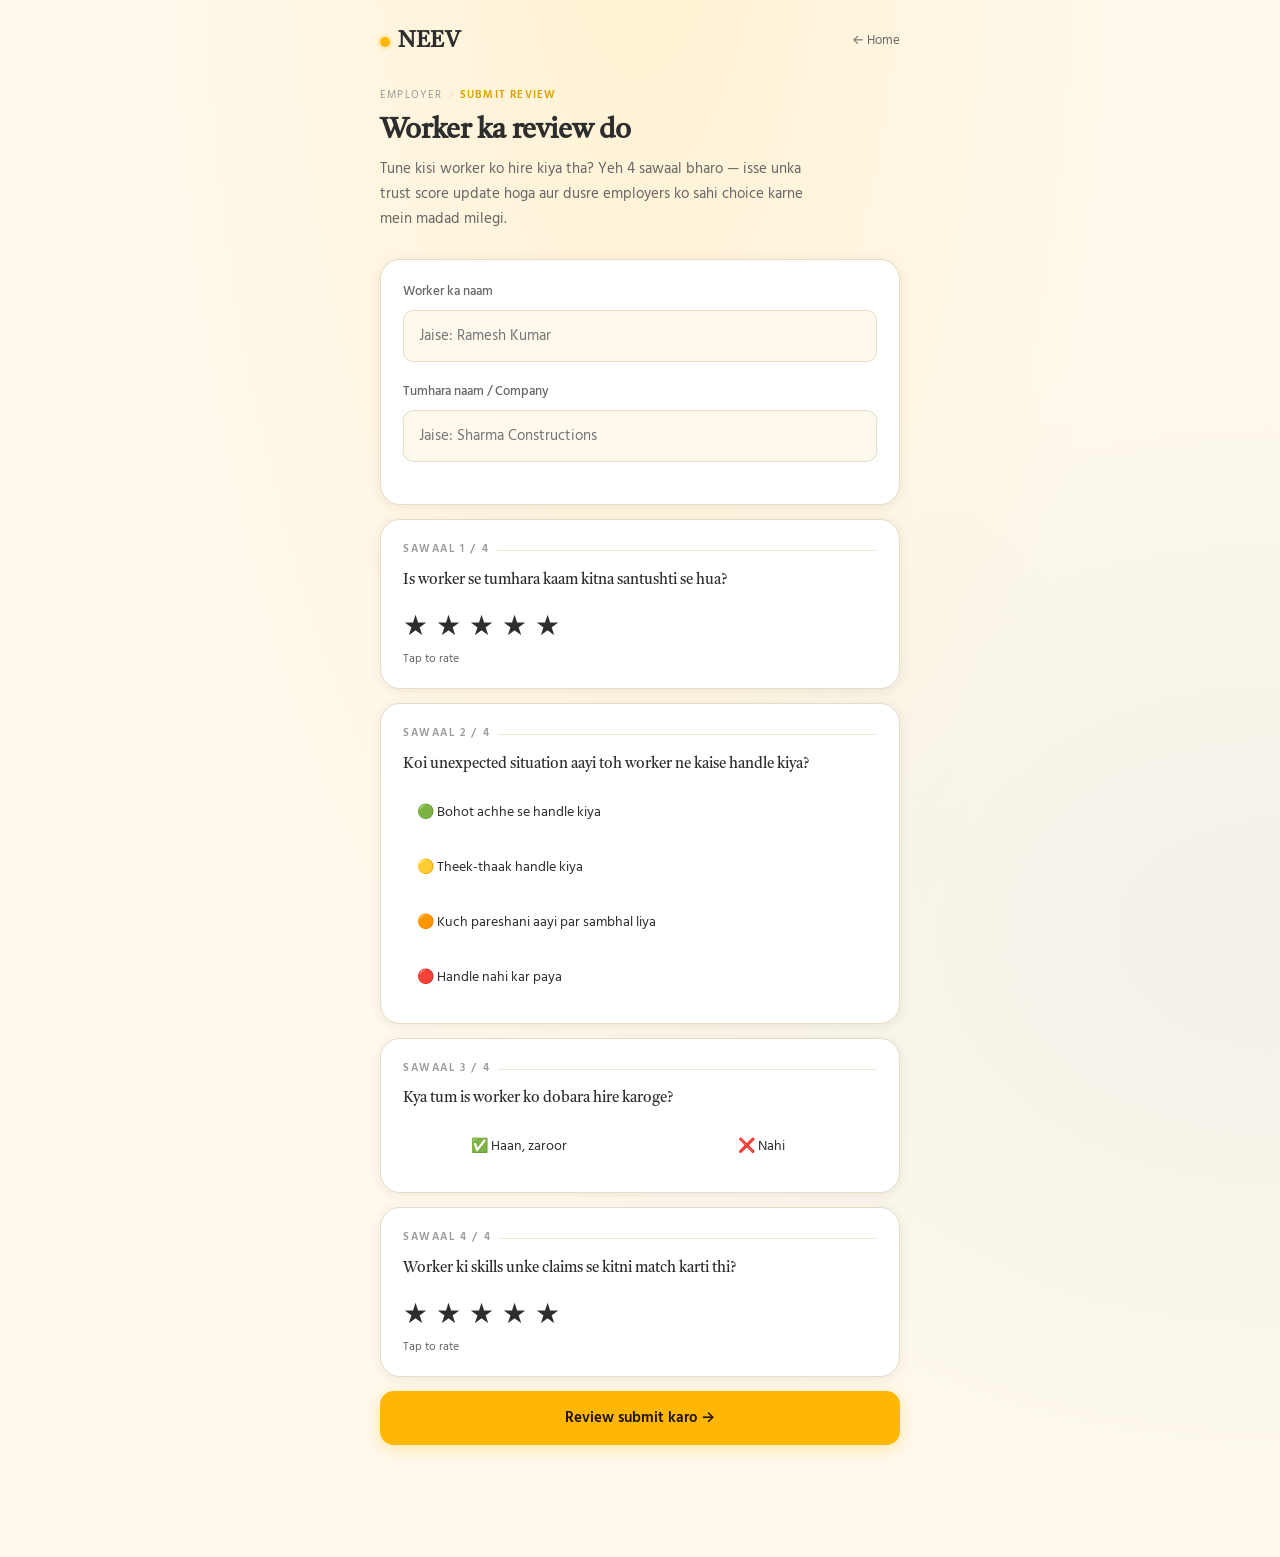
<file: Frontend/Employer/review.html>
<!DOCTYPE html>
<html lang="hi">
<head>
<meta charset="UTF-8"/>
<meta name="viewport" content="width=device-width, initial-scale=1.0"/>
<title>NEEV — Employer Review</title>
<link rel="stylesheet" href="../css/style.css">
</head>
<body>
<div class="shell">
  <div class="topbar">
    <a href="../index.html" class="brandmark"><span class="seal-dot"></span>NEEV</a>
    <a href="../index.html" class="back-link">← Home</a>
  </div>
  <nav class="crumbs">Employer <span class="sep">/</span> <span class="on">Submit Review</span></nav>

  <h1>Worker ka review do</h1>
  <p class="lede">Tune kisi worker ko hire kiya tha? Yeh 4 sawaal bharo — isse unka trust score update hoga aur dusre employers ko sahi choice karne mein madad milegi.</p>

  <div class="card">
    <div class="field">
      <label>Worker ka naam</label>
      <input type="text" id="workerName" placeholder="Jaise: Ramesh Kumar"/>
    </div>
    <div class="field">
      <label>Tumhara naam / Company</label>
      <input type="text" id="employerName" placeholder="Jaise: Sharma Constructions"/>
    </div>
  </div>

  <!-- Q1 -->
  <div class="card">
    <div class="eyebrow">Sawaal 1 / 4</div>
    <p style="font-size:15px;font-family:var(--display);margin-bottom:16px;">Is worker se tumhara kaam kitna santushti se hua?</p>
    <div class="star-row" id="q1Stars">
      <button class="star-btn" data-q="q1" data-val="1" onclick="setRating('q1',1)">★</button>
      <button class="star-btn" data-q="q1" data-val="2" onclick="setRating('q1',2)">★</button>
      <button class="star-btn" data-q="q1" data-val="3" onclick="setRating('q1',3)">★</button>
      <button class="star-btn" data-q="q1" data-val="4" onclick="setRating('q1',4)">★</button>
      <button class="star-btn" data-q="q1" data-val="5" onclick="setRating('q1',5)">★</button>
    </div>
    <div class="rating-label" id="q1Label">Tap to rate</div>
  </div>

  <!-- Q2 -->
  <div class="card">
    <div class="eyebrow">Sawaal 2 / 4</div>
    <p style="font-size:15px;font-family:var(--display);margin-bottom:12px;">Koi unexpected situation aayi toh worker ne kaise handle kiya?</p>
    <div class="mcq-options" id="q2Options">
      <button class="mcq-btn" onclick="setMCQ('q2', 'Bohot achhe se handle kiya')">🟢 Bohot achhe se handle kiya</button>
      <button class="mcq-btn" onclick="setMCQ('q2', 'Theek-thaak handle kiya')">🟡 Theek-thaak handle kiya</button>
      <button class="mcq-btn" onclick="setMCQ('q2', 'Kuch pareshani aayi par sambhal liya')">🟠 Kuch pareshani aayi par sambhal liya</button>
      <button class="mcq-btn" onclick="setMCQ('q2', 'Handle nahi kar paya / Koi unexpected situation nahi aayi')">🔴 Handle nahi kar paya</button>
    </div>
  </div>

  <!-- Q3 -->
  <div class="card">
    <div class="eyebrow">Sawaal 3 / 4</div>
    <p style="font-size:15px;font-family:var(--display);margin-bottom:12px;">Kya tum is worker ko dobara hire karoge?</p>
    <div style="display:flex;gap:12px;">
      <button class="mcq-btn rehire-btn" id="rehireYes" onclick="setRehire(true)">✅ Haan, zaroor</button>
      <button class="mcq-btn rehire-btn" id="rehireNo" onclick="setRehire(false)">❌ Nahi</button>
    </div>
  </div>

  <!-- Q4 -->
  <div class="card">
    <div class="eyebrow">Sawaal 4 / 4</div>
    <p style="font-size:15px;font-family:var(--display);margin-bottom:16px;">Worker ki skills unke claims se kitni match karti thi?</p>
    <div class="star-row" id="q4Stars">
      <button class="star-btn" data-q="q4" data-val="1" onclick="setRating('q4',1)">★</button>
      <button class="star-btn" data-q="q4" data-val="2" onclick="setRating('q4',2)">★</button>
      <button class="star-btn" data-q="q4" data-val="3" onclick="setRating('q4',3)">★</button>
      <button class="star-btn" data-q="q4" data-val="4" onclick="setRating('q4',4)">★</button>
      <button class="star-btn" data-q="q4" data-val="5" onclick="setRating('q4',5)">★</button>
    </div>
    <div class="rating-label" id="q4Label">Tap to rate</div>
  </div>

  <button class="btn btn-primary" id="submitBtn" onclick="submitReview()">Review submit karo →</button>
  <div class="status-line" id="submitStatus"></div>

  <!-- Result -->
  <div id="resultArea" style="display:none;margin-top:16px;"></div>
</div>

<script src="../js/api.js"></script>
<script>
const BACKEND = window.NEEV_API || 'https://neev-1.onrender.com';

const state = { q1: null, q2: null, q3: null, q4: null };

const q1Labels = ['', 'Bilkul nahi', 'Theek-thaak', 'Average', 'Achha', 'Bohot achha'];
const q4Labels = ['', 'Bilkul match nahi', 'Kam match ki', 'Theek-thaak', 'Zyada match ki', 'Bilkul sahi thi'];

function setRating(q, val) {
  state[q] = val;
  const stars = document.querySelectorAll(`.star-btn[data-q="${q}"]`);
  stars.forEach(s => {
    s.classList.toggle('active', parseInt(s.dataset.val) <= val);
  });
  const labels = q === 'q1' ? q1Labels : q4Labels;
  document.getElementById(`${q}Label`).innerText = labels[val];
}

function setMCQ(q, val) {
  state[q] = val;
  document.querySelectorAll('#q2Options .mcq-btn').forEach(b => {
    b.classList.toggle('selected', b.innerText.includes(val.substring(3, 15)));
  });
}

function setRehire(val) {
  state.q3 = val;
  document.getElementById('rehireYes').classList.toggle('selected', val === true);
  document.getElementById('rehireNo').classList.toggle('selected', val === false);
}

async function submitReview() {
  const workerName = document.getElementById('workerName').value.trim();
  const employerName = document.getElementById('employerName').value.trim();

  if (!workerName || !employerName) return setStatus('Worker aur employer ka naam bharo.', 'error');
  if (!state.q1) return setStatus('Sawaal 1 ka jawab do (satisfaction rating).', 'error');
  if (!state.q2) return setStatus('Sawaal 2 ka jawab do (unexpected handling).', 'error');
  if (state.q3 === null) return setStatus('Sawaal 3 ka jawab do (rehire).', 'error');
  if (!state.q4) return setStatus('Sawaal 4 ka jawab do (skill accuracy).', 'error');

  document.getElementById('submitBtn').disabled = true;
  setStatus('Submit ho raha hai…', '');

  try {
    const res = await fetch(`${BACKEND}/employer-mcq`, {
      method: 'POST',
      headers: { 'Content-Type': 'application/json' },
      body: JSON.stringify({
        worker_name: workerName,
        employer_name: employerName,
        q1_satisfaction: state.q1,
        q2_unexpected: state.q2,
        q3_would_rehire: state.q3,
        q4_skill_accuracy: state.q4
      })
    });

    const data = await res.json();
    if (!res.ok) throw new Error(data.detail || 'Failed');

    setStatus('', '');
    document.getElementById('resultArea').style.display = 'block';
    document.getElementById('resultArea').innerHTML = `
      <div class="banner good">✓ Review submit ho gaya</div>
      <div class="passport">
        <div class="identity">
          <div class="seal stamp good"><span class="seal-mark">${Math.round(data.new_trust_score)}</span></div>
          <div>
            <div class="name">${workerName}</div>
            <div class="tag" style="color:var(--ink-dim);">Updated Trust Score</div>
          </div>
        </div>
        <div class="ledger-row">
          <span class="ledger-skill">Kul reviews</span>
          <span class="pill good">${data.total_mcq_reviews}</span>
        </div>
      </div>
      <a href="../index.html" class="btn btn-ghost" style="margin-top:8px;">← Home</a>
    `;
  } catch(e) {
    setStatus('Submit nahi hua — ' + e.message, 'error');
    document.getElementById('submitBtn').disabled = false;
  }
}

function setStatus(msg, type) {
  const el = document.getElementById('submitStatus');
  el.innerText = msg;
  el.className = 'status-line ' + type;
}
</script>

<style>
.star-row { display:flex; gap:8px; margin-bottom:8px; }
.star-btn {
  font-size:28px; background:none; border:none; cursor:pointer;
  color:var(--border); transition:color .15s;
}
.star-btn.active { color:#c9a227; }
.rating-label { font-size:12px; color:var(--ink-dim); height:16px; }
.mcq-options { display:flex; flex-direction:column; gap:8px; }
.mcq-btn {
  padding:12px 14px; border-radius:8px; border:1.5px solid var(--border);
  background:var(--surface); color:var(--ink); font-size:14px;
  text-align:left; cursor:pointer; transition:all .15s;
}
.mcq-btn.selected { border-color:var(--good); background:color-mix(in srgb,var(--good) 12%,transparent); }
.mcq-btn:hover { border-color:var(--ink-dim); }
.rehire-btn { flex:1; text-align:center; }
</style>
</body>
</html>
</file>
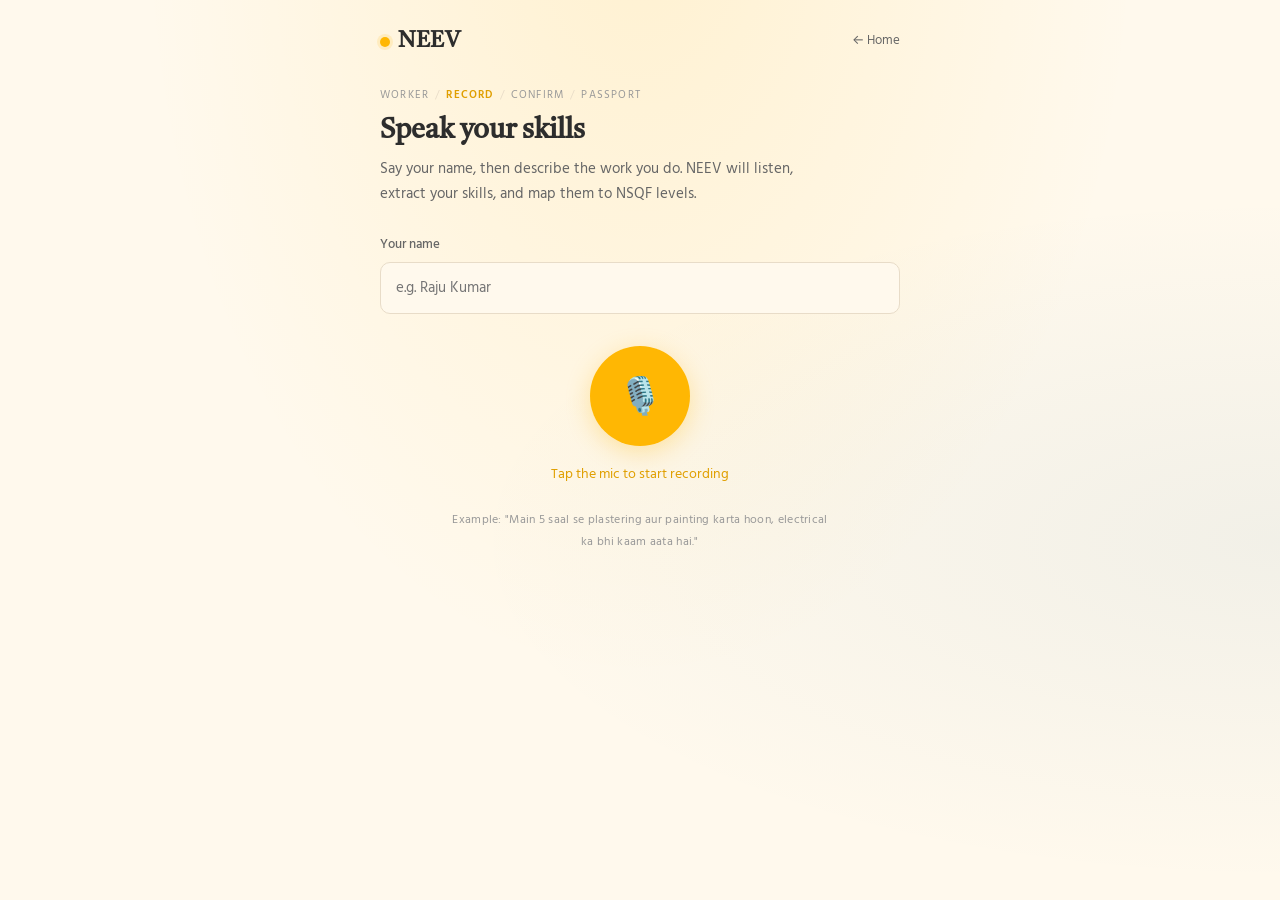
<file: Frontend/Worker/confirm.html>
<!DOCTYPE html>
<html lang="hi">
<head>
<meta charset="UTF-8" />
<meta name="viewport" content="width=device-width, initial-scale=1.0"/>
<title>NEEV — Confirm Skills</title>
<link rel="stylesheet" href="../css/style.css">
</head>
<body>
<div class="shell">
  <div class="topbar">
    <a href="../index.html" class="brandmark"><span class="seal-dot"></span>NEEV</a>
    <a href="record.html" class="back-link">← Back</a>
  </div>

  <nav class="crumbs">Worker <span class="sep">/</span> Record <span class="sep">/</span> <span class="on">Confirm</span> <span class="sep">/</span> Passport</nav>
  <h1>Confirm your skills</h1>
  <p class="lede">Here's what NEEV heard. Remove anything that's wrong, then generate your passport.</p>

  <div class="card">
    <div class="eyebrow">Worker</div>
    <div class="identity" style="margin-bottom:0;">
      <div>
        <div class="name" id="workerName">—</div>
        <div class="tag"><span class="dot"></span>Draft — not yet generated</div>
      </div>
    </div>
  </div>

  <div class="card">
    <div class="eyebrow">What you said</div>
    <p style="font-size:14px;color:var(--ink-dim);line-height:1.7;" id="transcriptText">—</p>
  </div>

  <div class="card">
    <div class="eyebrow">Extracted skills — tap ✕ to remove</div>
    <div class="chips" id="skillsGrid"></div>
  </div>

  <div class="card">
    <div class="eyebrow">NSQF mapping</div>
    <div id="nsqfList"></div>
  </div>

  <button class="btn btn-good" id="confirmBtn" onclick="confirmSkills()">This looks right — generate passport →</button>
  <div class="status-line" id="status"></div>
</div>

<script src="../js/api.js"></script>
<script>
  const data = JSON.parse(sessionStorage.getItem('neev_process_result') || 'null');
  if (!data) window.location.href = 'record.html';

  let removedIndices = new Set();

  document.getElementById('workerName').innerText = data.name;
  document.getElementById('transcriptText').innerText = data.transcript;

  const grid = document.getElementById('skillsGrid');
  data.skills.forEach((skill, i) => {
    const chip = document.createElement('div');
    chip.className = 'chip';
    chip.id = `chip-${i}`;
    chip.innerHTML = `<span>${skill}</span><button onclick="toggleSkill(${i})">✕</button>`;
    grid.appendChild(chip);
  });

  const nsqfList = document.getElementById('nsqfList');
  data.nsqf_mapping.forEach((item, i) => {
    const row = document.createElement('div');
    row.className = 'ledger-row';
    row.id = `nsqf-${i}`;
    row.innerHTML = `
      <span class="ledger-skill">${item.skill}</span>
      <div class="ledger-right">
        <span class="pill level">Level ${item.nsqf_level}</span>
        <span class="pill">${item.sector}</span>
      </div>`;
    nsqfList.appendChild(row);
  });

  function toggleSkill(i) {
    const chip = document.getElementById(`chip-${i}`);
    const row = document.getElementById(`nsqf-${i}`);
    if (removedIndices.has(i)) {
      removedIndices.delete(i);
      chip.classList.remove('removed');
      row.classList.remove('muted');
    } else {
      removedIndices.add(i);
      chip.classList.add('removed');
      row.classList.add('muted');
    }
    document.getElementById('confirmBtn').disabled = removedIndices.size === data.skills.length;
  }

  async function confirmSkills() {
    const confirmedSkills = [];
    const confirmedLevels = [];
    data.nsqf_mapping.forEach((item, i) => {
      if (!removedIndices.has(i)) {
        confirmedSkills.push(item.skill);
        confirmedLevels.push(item.nsqf_level === 'N/A' ? 0 : item.nsqf_level);
      }
    });

    setStatus('Generating your QR passport…', '');
    document.getElementById('confirmBtn').disabled = true;

    try {
      const result = await neevFetch('/generate-credential', {
        method: 'POST',
        headers: { 'Content-Type': 'application/json' },
        body: JSON.stringify({ 
          name: data.name, 
          skills: confirmedSkills, 
          nsqf_levels: confirmedLevels 
        })
      });

      // FIX: save as neev_credential (jo credential.html padhta hai)
      sessionStorage.setItem('neev_credential', JSON.stringify({
        worker_id: result.worker_id,
        name: data.name,
        skills: confirmedSkills,
        nsqf_levels: confirmedLevels,
        nsqf_mapping: data.nsqf_mapping.filter((_, i) => !removedIndices.has(i)),
        qr_code_base64: result.qr_code_base64,
        interview_completed: result.interview_completed,
        trust_score: 0,
        ai_validation_score: 0
      }));

      window.location.href = 'credential.html';
    } catch (err) {
      setStatus('Error aaya. Backend chalu hai?', 'error');
      document.getElementById('confirmBtn').disabled = false;
    }
  }
  function setStatus(msg, type) {
    const el = document.getElementById('status');
    el.innerText = msg;
    el.className = 'status-line ' + type;
  }
</script>
</body>
</html>
</file>
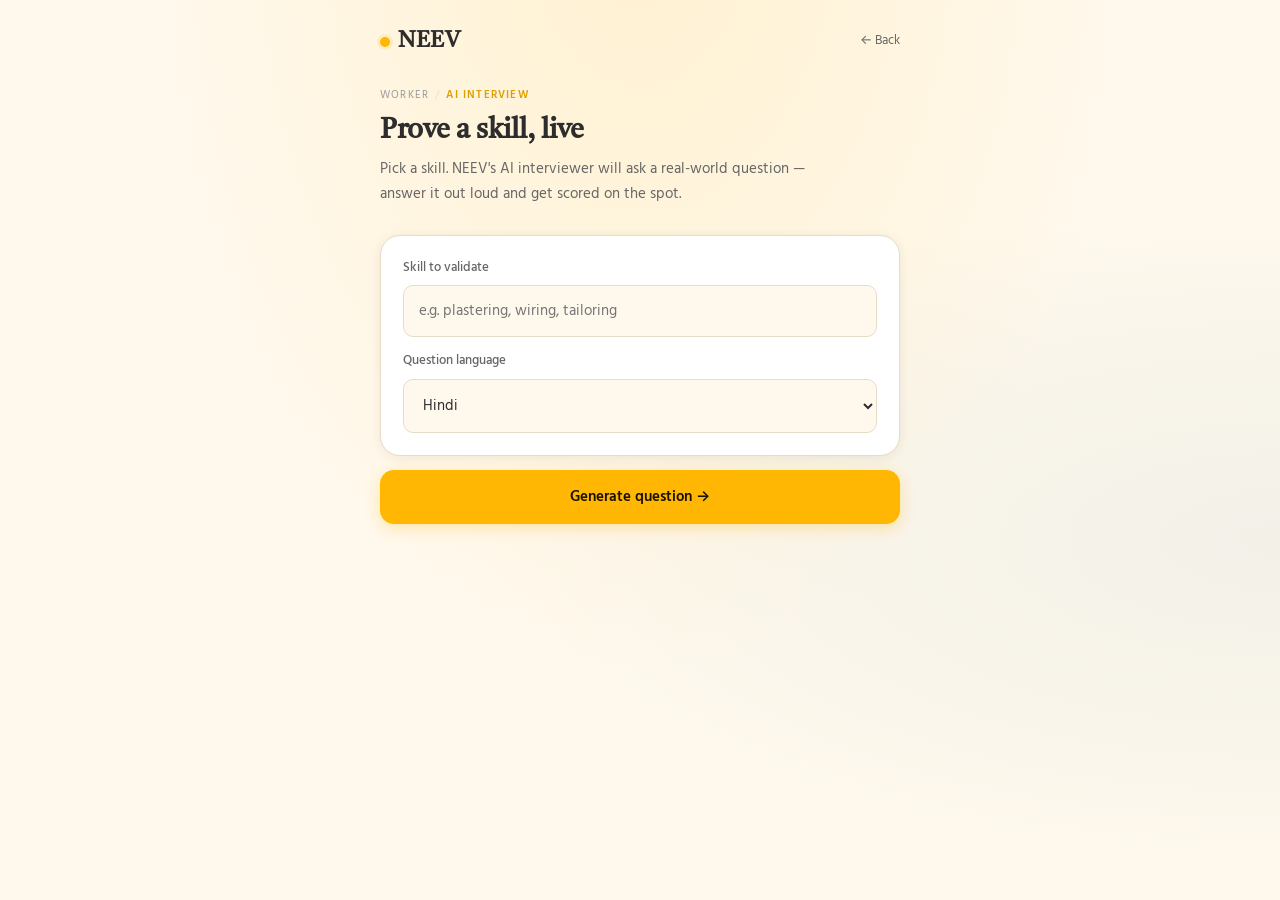
<file: Frontend/Worker/interview.html>
<!DOCTYPE html>
<html lang="hi">
<head>
<meta charset="UTF-8" />
<meta name="viewport" content="width=device-width, initial-scale=1.0"/>
<title>NEEV — Skill Interview</title>
<link rel="stylesheet" href="../css/style.css">
</head>
<body>
<div class="shell">
  <div class="topbar">
    <a href="../index.html" class="brandmark"><span class="seal-dot"></span>NEEV</a>
    <a href="record.html" class="back-link">← Back</a>
  </div>

  <nav class="crumbs">Worker <span class="sep">/</span> <span class="on">AI Interview</span></nav>
  <h1>Prove a skill, live</h1>
  <p class="lede">Pick a skill. NEEV's AI interviewer will ask a real-world question — answer it out loud and get scored on the spot.</p>

  <!-- Step 1: pick skill -->
  <div class="card" id="skillCard">
    <div class="field" style="margin-bottom:14px;">
      <label>Skill to validate</label>
      <input type="text" id="skillInput" placeholder="e.g. plastering, wiring, tailoring" />
    </div>
    <div class="field" style="margin-bottom:0;">
      <label>Question language</label>
      <select id="langSelect">
        <option value="hi" selected>Hindi</option>
        <option value="en">English</option>
      </select>
    </div>
  </div>
  <button class="btn btn-primary" id="genBtn" onclick="generateQuestion()">Generate question →</button>
  <div class="status-line" id="genStatus"></div>

  <!-- Step 2: question + record answer -->
  <div id="questionArea" style="display:none;margin-top:8px;">
    <div class="eyebrow" style="margin-top:30px;">Question</div>
    <div class="card">
      <p style="font-size:15.5px;font-family:var(--display);line-height:1.6;" id="questionText">—</p>
    </div>

    <div class="mic-wrap">
      <button class="mic-btn" id="micBtn" onclick="toggleRecording()">🎙️</button>
    </div>
    <div class="status-line" id="recStatus">Tap the mic and answer out loud</div>

    <button class="btn btn-good" id="submitBtn" style="display:none;margin-top:10px;" onclick="submitAnswer()">
      Submit answer for evaluation →
    </button>
  </div>

  <!-- Step 3: result -->
  <div id="resultArea" style="display:none;margin-top:8px;"></div>
</div>

<script src="../js/api.js"></script>
<script>
  let currentSkill = '', currentQuestion = '';
  let mediaRecorder, audioChunks = [], audioBlob = null, isRecording = false;

  async function generateQuestion() {
    currentSkill = document.getElementById('skillInput').value.trim();
    const language = document.getElementById('langSelect').value;
    if (!currentSkill) return setGenStatus('Pehle skill likho.', 'error');

    setGenStatus('Generating question…', '');
    document.getElementById('genBtn').disabled = true;

    try {
      const res = await neevFetch('/generate-question', {
        method: 'POST',
        headers: { 'Content-Type': 'application/json' },
        body: JSON.stringify({ skill: currentSkill, language })
      });
      currentQuestion = res.question;
      document.getElementById('questionText').innerText = currentQuestion;
      document.getElementById('questionArea').style.display = 'block';
      document.getElementById('skillCard').style.opacity = '0.5';
      document.getElementById('genBtn').style.display = 'none';
      setGenStatus('', '');
    } catch (err) {
      setGenStatus('Could not generate a question — server may be waking up, try again.', 'error');
      document.getElementById('genBtn').disabled = false;
    }
  }

  async function toggleRecording() {
    if (!isRecording) {
      let stream;
      try {
        stream = await navigator.mediaDevices.getUserMedia({ audio: true });
      } catch (e) {
        setRecStatus('Mic access nahi mila.', 'error');
        return;
      }
      mediaRecorder = new MediaRecorder(stream);
      audioChunks = [];
      mediaRecorder.ondataavailable = e => audioChunks.push(e.data);
      mediaRecorder.onstop = () => {
        audioBlob = new Blob(audioChunks, { type: 'audio/webm' });
        document.getElementById('submitBtn').style.display = 'flex';
        setRecStatus('Answer recorded. Submit when ready.', 'success');
      };
      mediaRecorder.start();
      isRecording = true;
      document.getElementById('micBtn').classList.add('recording');
      document.getElementById('micBtn').innerText = '⏹️';
      setRecStatus('Recording your answer…', '');
    } else {
      mediaRecorder.stop();
      mediaRecorder.stream.getTracks().forEach(t => t.stop());
      isRecording = false;
      document.getElementById('micBtn').classList.remove('recording');
      document.getElementById('micBtn').innerText = '🎙️';
    }
  }

 async function submitAnswer() {
    if (!audioBlob) return setRecStatus('Pehle recording karo.', 'error');

    setRecStatus('Evaluating your answer…', '');
    document.getElementById('submitBtn').disabled = true;

    const formData = new FormData();
    formData.append('audio', audioBlob, 'answer.webm');

    const qs = new URLSearchParams({ skill: currentSkill, question: currentQuestion });

    try {
      const res = await fetch(`${NEEV_API}/validate-answer?${qs.toString()}`, {
        method: 'POST',
        body: formData
      });
      if (!res.ok) throw new Error('bad response');
      const data = await res.json();

      // Interview complete mark karo backend mein
      const worker_id = new URLSearchParams(window.location.search).get('worker_id') ||
                        sessionStorage.getItem('neev_worker_id');
      if (worker_id) {
        try {
          await fetch(`${NEEV_API}/complete-interview?worker_id=${encodeURIComponent(worker_id)}&ai_score=${data.confidence_score}`, {
            method: 'POST'
          });
          // Session update karo
          const cred = JSON.parse(sessionStorage.getItem('neev_credential') || '{}');
          cred.interview_completed = true;
          cred.ai_validation_score = data.confidence_score;
          cred.trust_score = data.confidence_score;
          sessionStorage.setItem('neev_credential', JSON.stringify(cred));
        } catch(e) {
          console.log('Interview mark failed:', e);
        }
      }

      showResult(data);

    } catch (err) {
      setRecStatus('Evaluation failed — try again in a moment.', 'error');
      document.getElementById('submitBtn').disabled = false;
    }
  }

  async function markInterviewComplete(score) {
    const worker_id = sessionStorage.getItem('neev_worker_id');
    if (!worker_id) return; // standalone interview, no passport to update

    try {
      await fetch(`${NEEV_API}/complete-interview?worker_id=${encodeURIComponent(worker_id)}&ai_score=${score}`, {
        method: 'POST'
      });

      // ✅ sessionStorage bhi update karo taaki credential.html gate na dikhe
      const stored = JSON.parse(sessionStorage.getItem('neev_result') || '{}');
      stored.interview_completed = true;
      stored.ai_validation_score = score;
      stored.trust_score = score;
      sessionStorage.setItem('neev_result', JSON.stringify(stored));
    } catch (e) {
      // Silent fail — result dikha do, backend miss ho toh bhi
      console.warn('Could not mark interview complete:', e);
    }
  }

  function showResult(data) {
    document.getElementById('questionArea').style.display = 'none';
    const area = document.getElementById('resultArea');
    area.style.display = 'block';

    const badgeClass = data.verified ? 'good' : 'bad';
    const levelClass = data.level === 'expert' ? 'good' : data.level === 'intermediate' ? 'brass' : 'bad';

    const worker_id = sessionStorage.getItem('neev_worker_id');
    const backLink = worker_id
      ? `<a class="btn btn-primary" href="credential.html" style="margin-top:8px;">Passport dekhein →</a>`
      : `<a class="btn btn-ghost" href="interview.html" style="margin-top:8px;">Try another skill</a>`;

    area.innerHTML = `
      <div class="banner ${badgeClass}">${data.verified ? '✓ Skill verified' : '✗ Not verified yet'}</div>
      <div class="passport">
        <div class="identity">
          <div class="seal stamp"><span class="seal-mark">${Math.round(data.confidence_score)}</span></div>
          <div>
            <div class="name" style="font-size:18px;">${data.skill}</div>
            <div class="tag" style="color:var(--ink-dim);"><span class="dot" style="background:var(--ink-dim);"></span>Confidence score / 100</div>
          </div>
        </div>

        <div class="eyebrow">Question asked</div>
        <p style="font-size:13.5px;color:var(--ink-dim);margin-bottom:18px;line-height:1.6;">${data.question}</p>

        <div class="eyebrow">What you said</div>
        <p style="font-size:13.5px;color:var(--ink-dim);margin-bottom:18px;line-height:1.6;">${data.worker_answer}</p>

        <div class="ledger-row">
          <span class="ledger-skill">Assessed level</span>
          <span class="pill ${levelClass}">${data.level}</span>
        </div>
      </div>

      <div class="card">
        <div class="eyebrow">AI feedback</div>
        <p style="font-size:14px;color:var(--ink-dim);line-height:1.6;">${data.feedback}</p>
      </div>

      ${backLink}
    `;
  }

  function setGenStatus(msg, type) {
    const el = document.getElementById('genStatus');
    el.innerText = msg;
    el.className = 'status-line ' + type;
  }
  function setRecStatus(msg, type) {
    const el = document.getElementById('recStatus');
    el.innerText = msg;
    el.className = 'status-line ' + type;
  }
</script>
</body>
</html>
</file>
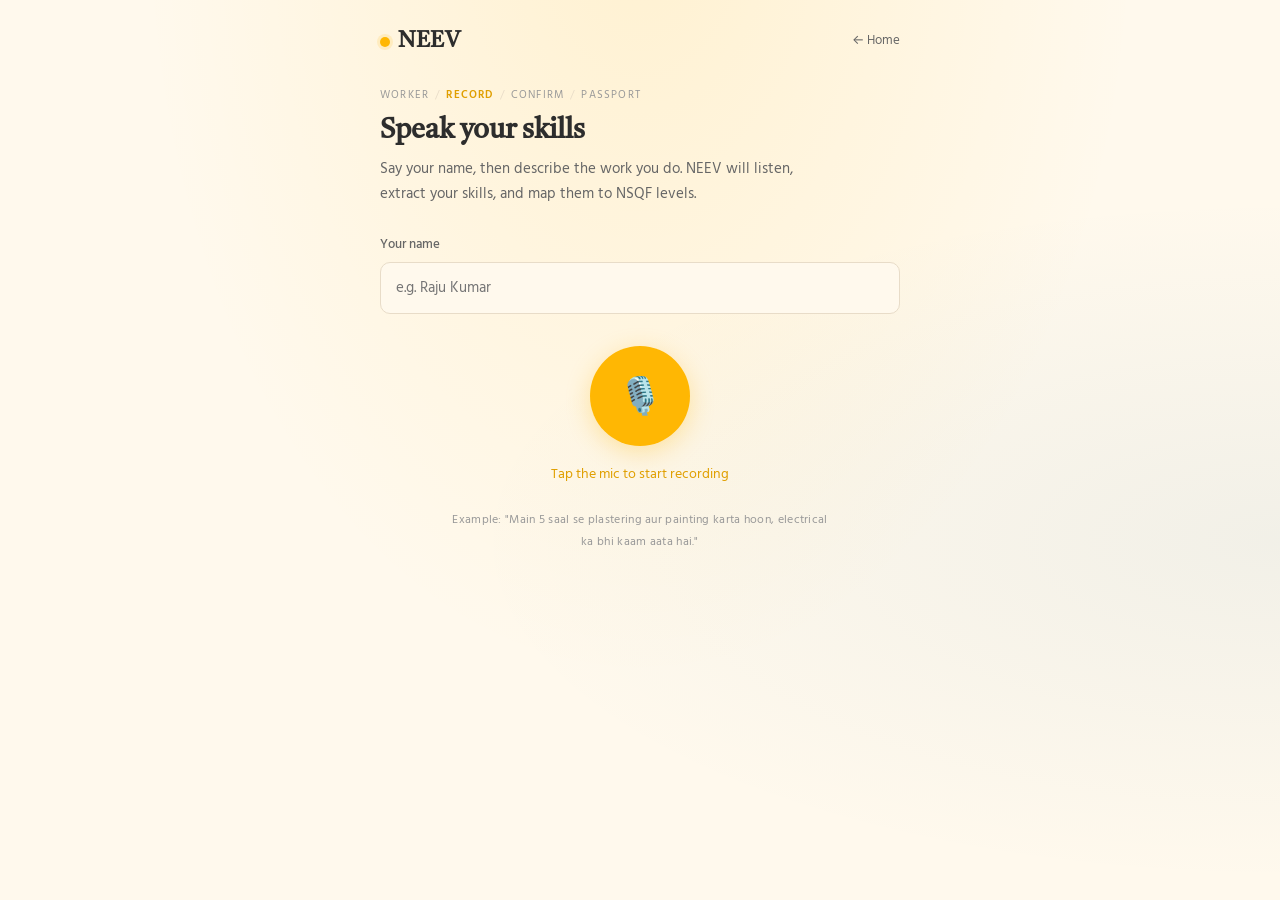
<file: Frontend/Worker/record.html>
<!DOCTYPE html>
<html lang="hi">
<head>
<meta charset="UTF-8" />
<meta name="viewport" content="width=device-width, initial-scale=1.0"/>
<title>NEEV — Record Your Skills</title>
<link rel="stylesheet" href="../css/style.css">
</head>
<body>
<div class="shell">
  <div class="topbar">
    <a href="../index.html" class="brandmark"><span class="seal-dot"></span>NEEV</a>
    <a href="../index.html" class="back-link">← Home</a>
  </div>

  <nav class="crumbs">Worker <span class="sep">/</span> <span class="on">Record</span> <span class="sep">/</span> Confirm <span class="sep">/</span> Passport</nav>
  <h1>Speak your skills</h1>
  <p class="lede">Say your name, then describe the work you do. NEEV will listen, extract your skills, and map them to NSQF levels.</p>

  <div class="field">
    <label>Your name</label>
    <input type="text" id="workerName" placeholder="e.g. Raju Kumar" />
  </div>

  <div class="mic-wrap">
    <button class="mic-btn" id="micBtn" onclick="toggleRecording()">🎙️</button>
  </div>
  <div class="status-line" id="status">Tap the mic to start recording</div>

  <button class="btn btn-good" id="submitBtn" style="display:none;margin-top:18px;" onclick="submitAudio()">
    Generate skill draft →
  </button>

  <p class="footer-note" style="margin-top:24px;max-width:380px;margin-left:auto;margin-right:auto;">
    Example: "Main 5 saal se plastering aur painting karta hoon, electrical ka bhi kaam aata hai."
  </p>
</div>

<script src="../js/api.js"></script>
<script>
  let mediaRecorder, audioChunks = [], audioBlob = null, isRecording = false;

  async function toggleRecording() {
    if (!isRecording) {
      let stream;
      try {
        stream = await navigator.mediaDevices.getUserMedia({ audio: true });
      } catch (e) {
        setStatus('Mic access nahi mila. Browser permissions check karo.', 'error');
        return;
      }
      mediaRecorder = new MediaRecorder(stream);
      audioChunks = [];
      mediaRecorder.ondataavailable = e => audioChunks.push(e.data);
      mediaRecorder.onstop = () => {
        audioBlob = new Blob(audioChunks, { type: 'audio/webm' });
        document.getElementById('submitBtn').style.display = 'flex';
        setStatus('Recording ready. Generate your skill draft below.', 'success');
      };
      mediaRecorder.start();
      isRecording = true;
      document.getElementById('micBtn').classList.add('recording');
      document.getElementById('micBtn').innerText = '⏹️';
      setStatus('Recording… tap again to stop', '');
    } else {
      mediaRecorder.stop();
      mediaRecorder.stream.getTracks().forEach(t => t.stop());
      isRecording = false;
      document.getElementById('micBtn').classList.remove('recording');
      document.getElementById('micBtn').innerText = '🎙️';
    }
  }

  async function submitAudio() {
    const name = document.getElementById('workerName').value.trim();
    if (!name) { setStatus('Pehle apna naam likho.', 'error'); return; }
    if (!audioBlob) { setStatus('Pehle recording karo.', 'error'); return; }

    setStatus('Processing your recording…', '');
    document.getElementById('submitBtn').disabled = true;

    const formData = new FormData();
    formData.append('audio', audioBlob, 'recording.webm');

    try {
      const res = await fetch(`${NEEV_API}/process?name=${encodeURIComponent(name)}`, {
        method: 'POST',
        body: formData
      });
      const data = await res.json();
      if (data.success) {
        sessionStorage.setItem('neev_process_result', JSON.stringify(data));
        window.location.href = 'confirm.html';
      } else {
        setStatus('Kuch error aaya. Dobara try karo.', 'error');
        document.getElementById('submitBtn').disabled = false;
      }
    } catch (err) {
      setStatus('Server se connect nahi ho paya. Thodi der baad try karo (server wake up ho raha ho sakta hai).', 'error');
      document.getElementById('submitBtn').disabled = false;
    }
  }

  function setStatus(msg, type) {
    const el = document.getElementById('status');
    el.innerText = msg;
    el.className = 'status-line ' + type;
  }
</script>
</body>
</html>
</file>
<file: Frontend/css/style.css>
/* ============================================================
   NEEV — "Nayi Subah" Design System
   Philosophy: Dignity, hope, trust. A sunrise for India's
   invisible workforce. Warm ivory, saffron, deep blue.
   Mobile-first. All existing class names preserved.
   ============================================================ */

@import url('https://fonts.googleapis.com/css2?family=Hind:wght@400;500;600;700&family=Tiro+Devanagari+Hindi:ital@0;1&family=Inter:wght@400;500;600&display=swap');

:root {
  /* Core palette — Nayi Subah */
  --bg:          #FFF9ED;       /* Warm ivory — welcoming, not clinical */
  --bg-raised:   #FFF4DC;       /* Slightly deeper ivory */
  --bg-card:     #FFFFFF;       /* Pure white cards — clean, trustworthy */
  --line:        #E8DCC8;       /* Warm border */
  --line-soft:   #F0E8D5;       /* Subtle divider */

  --ink:         #2D2D2D;       /* Near-black — never harsh */
  --ink-dim:     #666666;       /* Secondary text */
  --ink-faint:   #999999;       /* Placeholder, captions */

  /* Brand colors */
  --saffron:     #FFB703;       /* Primary — sunrise, hope, CTA */
  --saffron-dim: #E09F00;       /* Hover state */
  --saffron-glow: rgba(255,183,3,0.15);
  --saffron-bg:  #FFF8E1;       /* Saffron tint background */

  --blue:        #1E6091;       /* Trust, verified, government-grade */
  --blue-dim:    #164E73;
  --blue-bg:     #EBF4FA;
  --blue-glow:   rgba(30,96,145,0.12);

  --green:       #52B788;       /* Growth, success, verified */
  --green-dim:   #3D9A6F;
  --green-bg:    #EDFBF4;
  --green-glow:  rgba(82,183,136,0.15);

  --bad:         #E63946;       /* Fraud, error */
  --bad-bg:      #FFF0F1;
  --bad-dim:     #C1121F;

  --amber:       #F4A261;       /* Warning, medium risk */
  --amber-bg:    #FFF5EC;

  /* Radii */
  --radius-lg:   20px;
  --radius-md:   14px;
  --radius-sm:   10px;

  /* Typography */
  --display: 'Tiro Devanagari Hindi', 'Georgia', serif;
  --body:    'Hind', 'Inter', sans-serif;
  --mono:    'JetBrains Mono', monospace;

  /* Shadows — soft, warm */
  --shadow-sm:   0 2px 8px rgba(45,35,10,0.07);
  --shadow-md:   0 4px 20px rgba(45,35,10,0.10);
  --shadow-card: 0 2px 12px rgba(45,35,10,0.08);
}

/* ── Reset ─────────────────────────────────────────────────── */
*, *::before, *::after { margin:0; padding:0; box-sizing:border-box; }
html { scroll-behavior: smooth; }

body {
  background: var(--bg);
  background-image:
    radial-gradient(ellipse at 50% -10%, rgba(255,183,3,0.12), transparent 55%),
    radial-gradient(ellipse at 100% 60%, rgba(30,96,145,0.06), transparent 45%);
  color: var(--ink);
  font-family: var(--body);
  min-height: 100vh;
  line-height: 1.6;
  -webkit-font-smoothing: antialiased;
}

a { color: inherit; text-decoration: none; }

/* ── Layout shell ───────────────────────────────────────────── */
.shell {
  max-width: 560px;
  margin: 0 auto;
  padding: 24px 20px 80px;
  min-height: 100vh;
}

.topbar {
  display: flex;
  align-items: center;
  justify-content: space-between;
  margin-bottom: 28px;
}

.brandmark {
  font-family: var(--display);
  font-weight: 700;
  font-size: 22px;
  letter-spacing: 0.5px;
  display: flex;
  align-items: center;
  gap: 8px;
  color: var(--ink);
}
.brandmark .seal-dot {
  width: 10px; height: 10px;
  border-radius: 50%;
  background: var(--saffron);
  box-shadow: 0 0 0 3px var(--saffron-glow);
}

.back-link {
  font-size: 13px;
  color: var(--ink-dim);
  display: flex;
  align-items: center;
  gap: 5px;
  transition: color .15s;
}
.back-link:hover { color: var(--blue); }

nav.crumbs {
  display: flex;
  gap: 6px;
  font-size: 11px;
  color: var(--ink-faint);
  text-transform: uppercase;
  letter-spacing: 1.2px;
  margin-bottom: 8px;
}
nav.crumbs .sep { color: var(--line); }
nav.crumbs .on  { color: var(--saffron-dim); font-weight: 600; }

/* ── Typography ─────────────────────────────────────────────── */
h1 {
  font-family: var(--display);
  font-weight: 700;
  font-size: 28px;
  line-height: 1.3;
  color: var(--ink);
  margin-bottom: 8px;
}

.lede {
  color: var(--ink-dim);
  font-size: 15px;
  margin-bottom: 28px;
  line-height: 1.65;
  max-width: 440px;
}

.eyebrow {
  font-size: 10.5px;
  text-transform: uppercase;
  letter-spacing: 1.6px;
  color: var(--ink-faint);
  margin-bottom: 10px;
  display: flex;
  align-items: center;
  gap: 8px;
  font-family: var(--body);
  font-weight: 600;
}
.eyebrow::after {
  content: "";
  flex: 1;
  height: 1px;
  background: var(--line-soft);
}

/* ── Cards ──────────────────────────────────────────────────── */
.card {
  background: var(--bg-card);
  border: 1px solid var(--line);
  border-radius: var(--radius-lg);
  padding: 22px;
  margin-bottom: 14px;
  box-shadow: var(--shadow-card);
}

/* Passport card — the worker's proud moment */
.passport {
  background: linear-gradient(145deg, #FFFDF7 0%, #FFF8E8 100%);
  border: 1.5px solid var(--saffron);
  border-radius: var(--radius-lg);
  padding: 26px;
  position: relative;
  overflow: hidden;
  box-shadow: 0 4px 24px rgba(255,183,3,0.15);
}
.passport::before {
  content: "";
  position: absolute;
  top: -40px; right: -40px;
  width: 160px; height: 160px;
  border-radius: 50%;
  background: radial-gradient(circle, rgba(255,183,3,0.12), transparent 70%);
  pointer-events: none;
}

/* ── Seal badge ─────────────────────────────────────────────── */
.seal {
  width: 76px; height: 76px;
  border-radius: 50%;
  border: 2px solid var(--saffron);
  display: flex;
  align-items: center;
  justify-content: center;
  position: relative;
  flex-shrink: 0;
  background: radial-gradient(circle, var(--saffron-bg), #FFF8E1 70%);
  box-shadow: 0 0 0 4px var(--saffron-glow);
}
.seal::before {
  content: "";
  position: absolute;
  inset: 6px;
  border-radius: 50%;
  border: 1px dashed rgba(255,183,3,0.4);
}
.seal-mark {
  font-family: var(--display);
  font-weight: 700;
  font-size: 22px;
  color: var(--saffron-dim);
  position: relative;
  z-index: 1;
}

/* Trust score color variants */
.seal.good  { border-color: var(--green); background: var(--green-bg); box-shadow: 0 0 0 4px var(--green-glow); }
.seal.good .seal-mark { color: var(--green-dim); }
.seal.bad   { border-color: var(--bad); background: var(--bad-bg); }
.seal.bad .seal-mark  { color: var(--bad-dim); }
.seal.brass { border-color: var(--saffron); }

@keyframes stampIn {
  0%   { transform: scale(2.2) rotate(-18deg); opacity: 0; }
  60%  { transform: scale(0.92) rotate(4deg);  opacity: 1; }
  100% { transform: scale(1) rotate(0);         opacity: 1; }
}
.seal.stamp { animation: stampIn .55s cubic-bezier(.2,.9,.3,1.2) both; }

/* ── Worker identity row ────────────────────────────────────── */
.identity {
  display: flex;
  align-items: center;
  gap: 16px;
  margin-bottom: 22px;
}
.identity .name {
  font-family: var(--display);
  font-size: 22px;
  font-weight: 700;
  color: var(--ink);
}
.identity .tag {
  font-size: 12.5px;
  color: var(--green-dim);
  display: flex;
  align-items: center;
  gap: 5px;
  margin-top: 3px;
  font-weight: 500;
}
.identity .tag .dot {
  width: 5px; height: 5px;
  border-radius: 50%;
  background: var(--green);
}

/* ── Ledger rows ────────────────────────────────────────────── */
.ledger-row {
  display: flex;
  justify-content: space-between;
  align-items: center;
  padding: 12px 0;
  border-bottom: 1px solid var(--line-soft);
  font-size: 14px;
}
.ledger-row:last-child { border-bottom: none; }
.ledger-row.muted { opacity: .4; }
.ledger-skill { color: var(--ink); font-weight: 500; }
.ledger-skill .yrs { color: var(--ink-faint); font-size: 12px; margin-left: 6px; }
.ledger-right { display: flex; gap: 8px; align-items: center; }

/* ── Pills ──────────────────────────────────────────────────── */
.pill {
  font-size: 11.5px;
  padding: 4px 11px;
  border-radius: 20px;
  border: 1px solid var(--line);
  color: var(--ink-dim);
  white-space: nowrap;
  font-weight: 500;
}
.pill.level  { border-color: var(--blue); color: var(--blue); background: var(--blue-bg); }
.pill.brass  { border-color: var(--saffron-dim); color: var(--saffron-dim); background: var(--saffron-bg); }
.pill.good   { border-color: var(--green-dim); color: var(--green-dim); background: var(--green-bg); }
.pill.bad    { border-color: var(--bad-dim); color: var(--bad-dim); background: var(--bad-bg); }
.pill.conf-high   { color: var(--green-dim); background: var(--green-bg); border-color: var(--green); }
.pill.conf-medium { color: var(--saffron-dim); background: var(--saffron-bg); border-color: var(--saffron); }
.pill.conf-low    { color: var(--bad); background: var(--bad-bg); border-color: var(--bad); }

/* ── Skill chips ────────────────────────────────────────────── */
.chips { display: flex; flex-wrap: wrap; gap: 9px; }
.chip {
  display: flex;
  align-items: center;
  gap: 8px;
  background: var(--green-bg);
  border: 1px solid var(--green);
  color: var(--green-dim);
  padding: 8px 10px 8px 14px;
  border-radius: 20px;
  font-size: 13.5px;
  font-weight: 500;
}
.chip.removed {
  background: transparent;
  border-color: var(--line);
  color: var(--ink-faint);
  text-decoration: line-through;
}
.chip button {
  background: none;
  border: none;
  cursor: pointer;
  color: inherit;
  font-size: 15px;
  line-height: 1;
  width: 20px; height: 20px;
  border-radius: 50%;
  display: flex;
  align-items: center;
  justify-content: center;
  transition: background .12s;
}
.chip button:hover { background: rgba(0,0,0,0.08); }

/* ── Buttons ────────────────────────────────────────────────── */
.btn {
  width: 100%;
  padding: 15px 18px;
  border-radius: var(--radius-md);
  border: none;
  font-family: var(--body);
  font-size: 15px;
  font-weight: 600;
  cursor: pointer;
  display: flex;
  align-items: center;
  justify-content: center;
  gap: 8px;
  transition: transform .12s, filter .15s, box-shadow .15s;
  text-decoration: none;
}
.btn:active  { transform: scale(0.98); }
.btn:disabled { opacity: .4; cursor: not-allowed; transform: none; }

/* Primary — saffron sunrise */
.btn-primary {
  background: var(--saffron);
  color: #1A1200;
  box-shadow: 0 4px 16px rgba(255,183,3,0.30);
}
.btn-primary:hover:not(:disabled) {
  background: var(--saffron-dim);
  box-shadow: 0 6px 20px rgba(255,183,3,0.40);
}

/* Good — green */
.btn-good {
  background: var(--green);
  color: #fff;
  box-shadow: 0 4px 14px rgba(82,183,136,0.28);
}
.btn-good:hover:not(:disabled) { filter: brightness(1.08); }

/* Ghost */
.btn-ghost {
  background: transparent;
  border: 1.5px solid var(--line);
  color: var(--ink-dim);
}
.btn-ghost:hover { border-color: var(--blue); color: var(--blue); }

.btn-whatsapp { background: #25D366; color: #fff; }
.btn-row { display: flex; gap: 10px; }

/* ── Inputs ─────────────────────────────────────────────────── */
.field { margin-bottom: 20px; }
.field label {
  display: block;
  font-size: 13px;
  color: var(--ink-dim);
  margin-bottom: 7px;
  font-weight: 500;
}
.field input,
.field textarea,
.field select {
  width: 100%;
  padding: 13px 15px;
  background: var(--bg);
  border: 1.5px solid var(--line);
  border-radius: var(--radius-sm);
  color: var(--ink);
  font-family: var(--body);
  font-size: 15px;
  outline: none;
  transition: border-color .15s, box-shadow .15s;
}
.field input:focus,
.field textarea:focus,
.field select:focus {
  border-color: var(--saffron);
  box-shadow: 0 0 0 3px var(--saffron-glow);
}
.field textarea { resize: vertical; min-height: 80px; }

.stars { display: flex; gap: 6px; }
.stars button {
  background: none;
  border: none;
  cursor: pointer;
  font-size: 28px;
  color: var(--line);
  transition: color .12s, transform .12s;
}
.stars button.on { color: var(--saffron); }
.stars button:hover { transform: scale(1.15); }

/* ── Status / banners ───────────────────────────────────────── */
.status-line {
  font-size: 13.5px;
  color: var(--saffron-dim);
  text-align: center;
  margin-top: 14px;
  min-height: 18px;
}
.status-line.error   { color: var(--bad); }
.status-line.success { color: var(--green-dim); }

.banner {
  display: inline-flex;
  align-items: center;
  gap: 7px;
  padding: 9px 18px;
  border-radius: 20px;
  font-size: 13px;
  font-weight: 600;
  margin-bottom: 18px;
}
.banner.good { background: var(--green-bg);  border: 1px solid var(--green);  color: var(--green-dim); }
.banner.bad  { background: var(--bad-bg);    border: 1px solid var(--bad);    color: var(--bad-dim); }
.banner.info { background: var(--blue-bg);   border: 1px solid var(--blue);   color: var(--blue); }

/* ── Mic / record ───────────────────────────────────────────── */
.mic-wrap {
  display: flex;
  flex-direction: column;
  align-items: center;
  margin: 32px 0 18px;
}
.mic-btn {
  width: 100px; height: 100px;
  border-radius: 50%;
  background: var(--saffron);
  border: none;
  cursor: pointer;
  font-size: 36px;
  display: flex;
  align-items: center;
  justify-content: center;
  box-shadow: 0 0 0 0 var(--saffron-glow), 0 6px 24px rgba(255,183,3,0.30);
  transition: transform .15s, background .2s;
}
.mic-btn:hover { transform: scale(1.05); }
.mic-btn.recording {
  background: var(--bad);
  animation: pulse-red 1.4s infinite;
}
@keyframes pulse-red {
  0%   { box-shadow: 0 0 0 0 rgba(230,57,70,0.45); }
  70%  { box-shadow: 0 0 0 18px rgba(230,57,70,0); }
  100% { box-shadow: 0 0 0 0 rgba(230,57,70,0); }
}

/* ── Nav cards (home grid) ──────────────────────────────────── */
.grid-cards { display: flex; flex-direction: column; gap: 12px; }
.nav-card {
  display: flex;
  align-items: center;
  gap: 16px;
  background: var(--bg-card);
  border: 1.5px solid var(--line);
  border-radius: var(--radius-lg);
  padding: 20px 22px;
  text-decoration: none;
  color: var(--ink);
  box-shadow: var(--shadow-sm);
  transition: border-color .15s, transform .15s, box-shadow .15s;
}
.nav-card:hover {
  border-color: var(--saffron);
  transform: translateY(-2px);
  box-shadow: 0 6px 24px rgba(255,183,3,0.15);
}
.nav-card .icon {
  width: 50px; height: 50px;
  border-radius: 14px;
  display: flex;
  align-items: center;
  justify-content: center;
  font-size: 22px;
  flex-shrink: 0;
  background: var(--saffron-bg);
  border: 1px solid var(--line);
}
.nav-card .title {
  font-family: var(--display);
  font-weight: 700;
  font-size: 16px;
  margin-bottom: 2px;
  color: var(--ink);
}
.nav-card .desc {
  font-size: 13px;
  color: var(--ink-dim);
  line-height: 1.5;
}
.nav-card .arrow {
  margin-left: auto;
  color: var(--saffron);
  font-size: 18px;
}

/* ── Stat tiles ─────────────────────────────────────────────── */
.stat-grid {
  display: grid;
  grid-template-columns: 1fr 1fr;
  gap: 12px;
  margin-bottom: 16px;
}
.stat-tile {
  background: var(--bg-card);
  border: 1px solid var(--line);
  border-radius: var(--radius-md);
  padding: 18px;
  box-shadow: var(--shadow-sm);
}
.stat-tile .num {
  font-family: var(--display);
  font-size: 30px;
  font-weight: 700;
  color: var(--blue);
}
.stat-tile .label {
  font-size: 11.5px;
  color: var(--ink-dim);
  margin-top: 4px;
  text-transform: uppercase;
  letter-spacing: 1px;
}

/* ── QR frame ───────────────────────────────────────────────── */
.qr-frame {
  background: #fff;
  border: 2px solid var(--saffron);
  border-radius: 16px;
  padding: 20px;
  display: flex;
  flex-direction: column;
  align-items: center;
  margin-bottom: 16px;
  box-shadow: 0 4px 16px rgba(255,183,3,0.12);
}
.qr-frame img { width: 200px; height: 200px; }
.qr-frame .cap {
  color: var(--ink-dim);
  font-size: 12px;
  margin-top: 10px;
  text-align: center;
}

.hash-box {
  background: var(--bg-raised);
  border: 1px solid var(--line);
  border-radius: 10px;
  padding: 13px 16px;
  margin-bottom: 18px;
}
.hash-box .lbl {
  font-size: 10.5px;
  color: var(--ink-faint);
  text-transform: uppercase;
  letter-spacing: 1px;
  margin-bottom: 5px;
}
.hash-box .val {
  font-family: var(--mono);
  font-size: 10.5px;
  color: var(--ink-faint);
  word-break: break-all;
}

/* ── Scan options ───────────────────────────────────────────── */
.opt-row { display: flex; gap: 10px; margin-bottom: 20px; }
.opt-btn {
  flex: 1;
  padding: 12px;
  border-radius: 10px;
  border: 1.5px solid var(--line);
  background: var(--bg-card);
  color: var(--ink-dim);
  font-size: 13.5px;
  cursor: pointer;
  text-align: center;
  transition: all .15s;
  font-family: var(--body);
}
.opt-btn.active {
  border-color: var(--saffron);
  color: var(--ink);
  background: var(--saffron-bg);
}

video {
  width: 100%;
  border-radius: 12px;
  border: 1px solid var(--line);
}
.upload-area {
  border: 2px dashed var(--line);
  border-radius: 12px;
  padding: 36px;
  text-align: center;
  cursor: pointer;
  transition: border-color .15s, background .15s;
  color: var(--ink-dim);
}
.upload-area:hover {
  border-color: var(--saffron);
  background: var(--saffron-bg);
}

/* ── Endorsement list ───────────────────────────────────────── */
.endorse-item {
  border-bottom: 1px solid var(--line-soft);
  padding: 16px 0;
}
.endorse-item:last-child { border-bottom: none; }
.endorse-item .who {
  font-size: 14px;
  font-weight: 600;
  color: var(--ink);
}
.endorse-item .role {
  font-size: 11.5px;
  color: var(--blue);
  margin-left: 6px;
  font-weight: 500;
}
.endorse-item .dur {
  font-size: 11.5px;
  color: var(--ink-faint);
}
.endorse-item .cmt {
  font-size: 13.5px;
  color: var(--ink-dim);
  margin-top: 5px;
  line-height: 1.6;
  font-style: italic;
}

.empty-state {
  text-align: center;
  padding: 30px 10px;
  color: var(--ink-faint);
  font-size: 13.5px;
}

/* ── MCQ / star rating (employer review) ───────────────────── */
.star-row { display: flex; gap: 8px; margin-bottom: 8px; }
.star-btn {
  font-size: 30px;
  background: none;
  border: none;
  cursor: pointer;
  color: var(--line);
  transition: color .12s, transform .12s;
}
.star-btn.active { color: var(--saffron); }
.star-btn:hover  { transform: scale(1.12); }

.rating-label {
  font-size: 12.5px;
  color: var(--ink-dim);
  height: 18px;
}

.mcq-options { display: flex; flex-direction: column; gap: 10px; }
.mcq-btn {
  padding: 13px 16px;
  border-radius: var(--radius-sm);
  border: 1.5px solid var(--line);
  background: var(--bg);
  color: var(--ink);
  font-size: 14.5px;
  font-family: var(--body);
  text-align: left;
  cursor: pointer;
  transition: all .15s;
}
.mcq-btn.selected {
  border-color: var(--green);
  background: var(--green-bg);
  color: var(--green-dim);
}
.mcq-btn:hover { border-color: var(--saffron); background: var(--saffron-bg); }

/* ── Trust meter (speedometer feel) ────────────────────────── */
.trust-meter-wrap {
  display: flex;
  flex-direction: column;
  align-items: center;
  padding: 16px 0 8px;
}
.trust-meter-label {
  font-size: 12px;
  color: var(--ink-dim);
  margin-top: 8px;
  font-weight: 500;
  text-transform: uppercase;
  letter-spacing: 1px;
}

/* ── Confidence ring ────────────────────────────────────────── */
.conf-ring-wrap {
  display: flex;
  flex-direction: column;
  align-items: center;
  margin: 20px 0;
}
.conf-ring-wrap .score-num {
  font-family: var(--display);
  font-size: 42px;
  font-weight: 700;
  color: var(--green-dim);
  line-height: 1;
}
.conf-ring-wrap .score-label {
  font-size: 12px;
  color: var(--ink-dim);
  margin-top: 4px;
}

/* ── Footer ─────────────────────────────────────────────────── */
.footer-note {
  text-align: center;
  font-size: 12px;
  color: var(--ink-faint);
  margin-top: 40px;
  letter-spacing: .3px;
  line-height: 1.8;
}

/* ── Sunrise hero (index page only) ────────────────────────── */
.hero-sun {
  width: 80px; height: 80px;
  border-radius: 50%;
  background: radial-gradient(circle, #FFD60A 0%, #FFB703 50%, rgba(255,183,3,0) 100%);
  margin: 0 auto 20px;
  box-shadow: 0 0 0 12px rgba(255,183,3,0.10), 0 0 0 24px rgba(255,183,3,0.05);
  animation: sunrise 1.2s cubic-bezier(.2,.9,.3,1) both;
}
@keyframes sunrise {
  0%   { transform: translateY(20px); opacity: 0; }
  100% { transform: translateY(0);    opacity: 1; }
}

/* ── Responsive ─────────────────────────────────────────────── */
@media (max-width: 400px) {
  .shell { padding: 18px 14px 70px; }
  h1 { font-size: 24px; }
  .nav-card { padding: 16px 14px; }
  .stat-grid { grid-template-columns: 1fr 1fr; gap: 8px; }
}

@media (prefers-reduced-motion: reduce) {
  *, *::before, *::after {
    animation: none !important;
    transition: none !important;
  }
}
</file>
